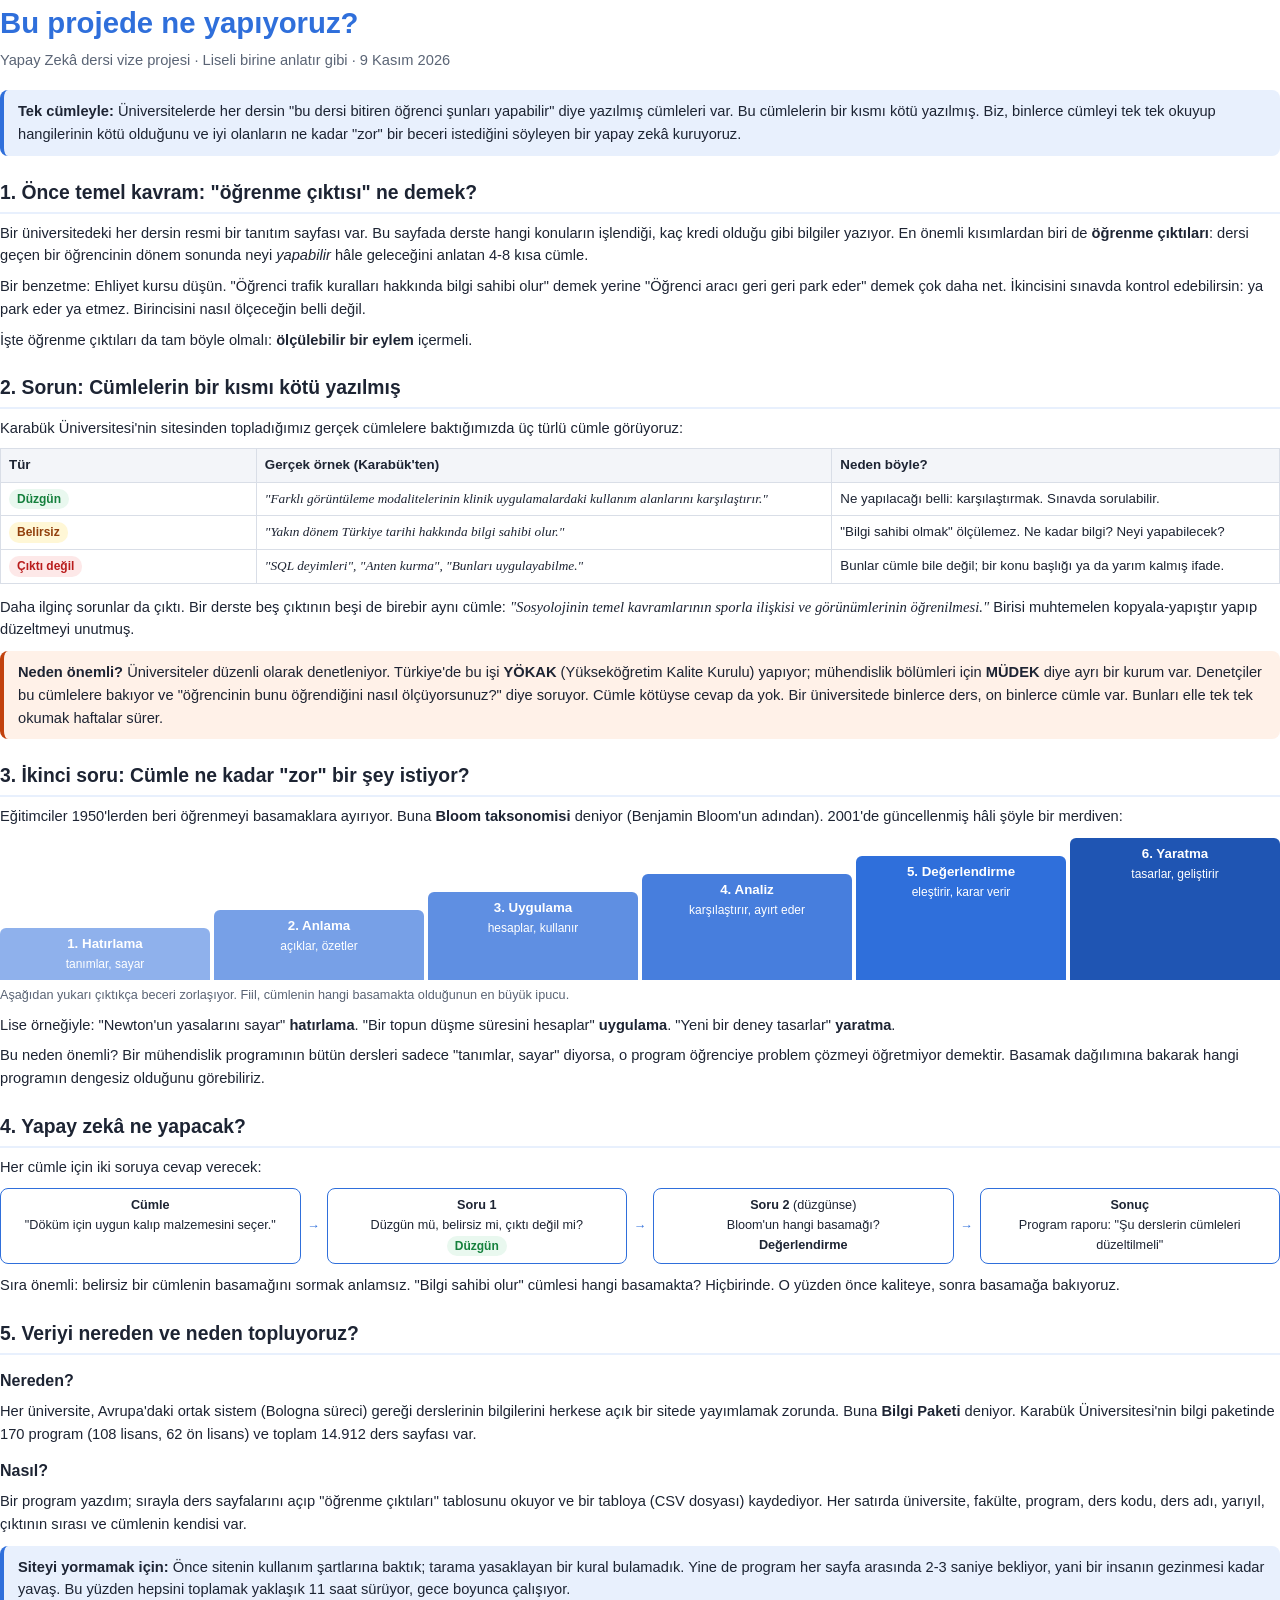
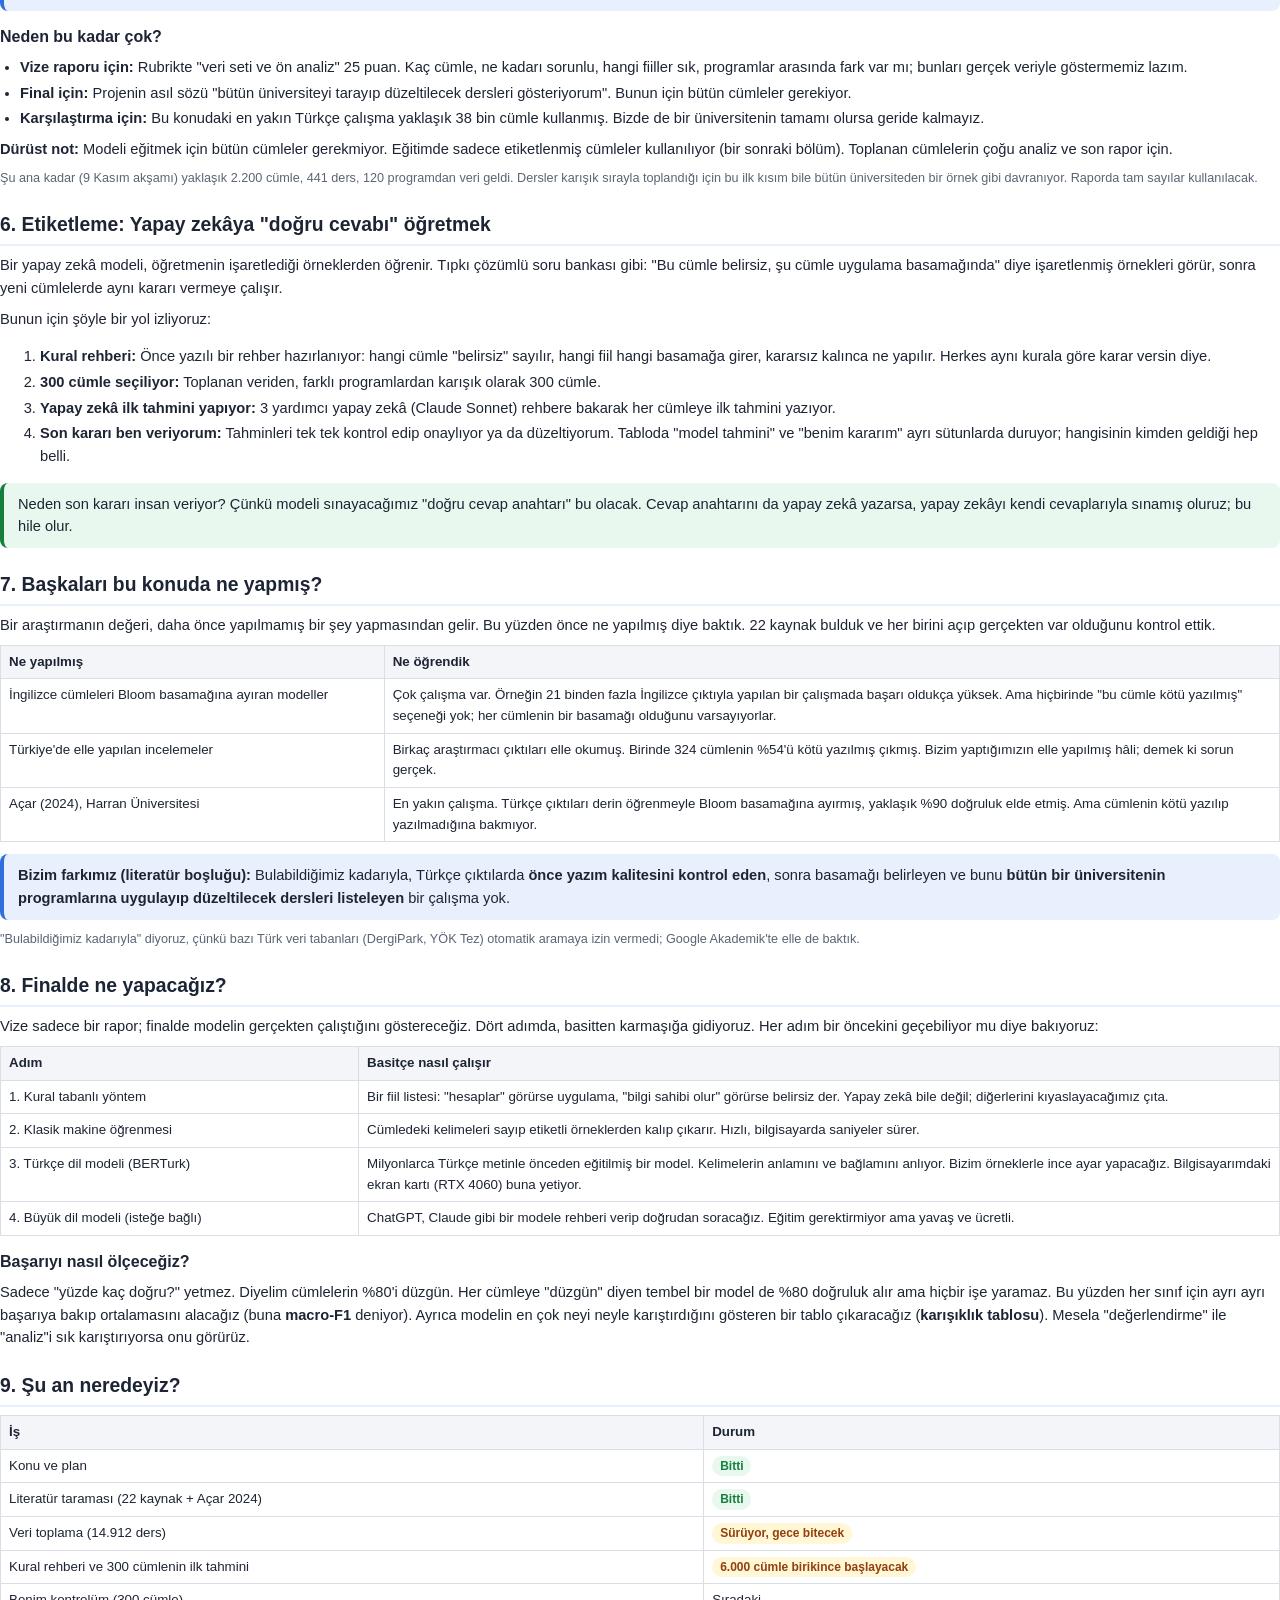
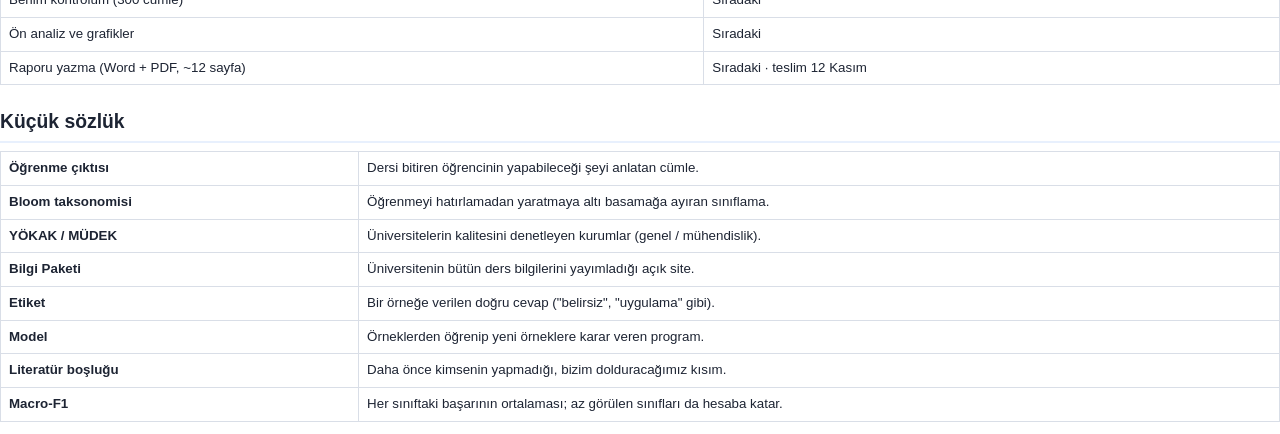
<file: kalite-rapor/Proje-Anlatimi.html>
<!doctype html>
<html lang="tr">
<head>
<meta charset="utf-8">
<title>Proje Anlatımı</title>
<style>
  @page { size: A4; margin: 18mm 17mm 18mm 17mm; }
  :root { --ink:#1d2433; --soft:#5a6475; --accent:#2f6fdb; --accent2:#e8f0fd; --warn:#c2410c; --warnbg:#fff1e8; --ok:#15803d; --okbg:#e9f8ef; --line:#d9dee7; }
  body { font-family: "Segoe UI", Calibri, Arial, sans-serif; color:var(--ink); font-size:11pt; line-height:1.55; background:#fff; margin:0; }
  h1 { font-size:22pt; margin:0 0 4px; color:var(--accent); }
  .sub { color:var(--soft); margin-bottom:18px; }
  h2 { font-size:14.5pt; margin:22px 0 8px; padding-bottom:4px; border-bottom:2px solid var(--accent2); page-break-after:avoid; }
  h3 { font-size:12pt; margin:14px 0 6px; page-break-after:avoid; }
  p { margin:6px 0 8px; }
  .box { border-radius:8px; padding:10px 14px; margin:10px 0; page-break-inside:avoid; }
  .info { background:var(--accent2); border-left:4px solid var(--accent); }
  .warn { background:var(--warnbg); border-left:4px solid var(--warn); }
  .good { background:var(--okbg); border-left:4px solid var(--ok); }
  .ex { font-family: Georgia, serif; font-style:italic; }
  table { width:100%; border-collapse:collapse; margin:8px 0 12px; font-size:10pt; page-break-inside:avoid; }
  th, td { border:1px solid var(--line); padding:6px 8px; text-align:left; vertical-align:top; }
  th { background:#f3f5f9; }
  .tag { display:inline-block; padding:1px 8px; border-radius:10px; font-size:9pt; font-weight:600; }
  .t-ok { background:var(--okbg); color:var(--ok); }
  .t-bel { background:#fff7d6; color:#92400e; }
  .t-no { background:#fde8e8; color:#b91c1c; }
  .stairs { display:flex; align-items:flex-end; gap:4px; margin:10px 0 4px; page-break-inside:avoid; }
  .step { flex:1; background:var(--accent); color:#fff; border-radius:6px 6px 0 0; padding:6px 5px; font-size:9pt; text-align:center; }
  .step b { display:block; font-size:10pt; }
  .flow { display:flex; gap:6px; align-items:stretch; margin:10px 0; page-break-inside:avoid; }
  .flow div { flex:1; border:1.5px solid var(--accent); border-radius:8px; padding:7px; font-size:9.5pt; text-align:center; }
  .flow .arrow { flex:0 0 14px; border:none; padding:0; align-self:center; color:var(--accent); font-weight:700; }
  ul { margin:4px 0 8px 20px; padding:0; }
  li { margin:3px 0; }
  .small { font-size:9.5pt; color:var(--soft); }
  .pb { page-break-before:always; }
</style>
</head>
<body>

<h1>Bu projede ne yapıyoruz?</h1>
<div class="sub">Yapay Zekâ dersi vize projesi · Liseli birine anlatır gibi · 9 Kasım 2026</div>

<div class="box info">
<b>Tek cümleyle:</b> Üniversitelerde her dersin "bu dersi bitiren öğrenci şunları yapabilir" diye yazılmış cümleleri var. Bu cümlelerin bir kısmı kötü yazılmış. Biz, binlerce cümleyi tek tek okuyup hangilerinin kötü olduğunu ve iyi olanların ne kadar "zor" bir beceri istediğini söyleyen bir yapay zekâ kuruyoruz.
</div>

<h2>1. Önce temel kavram: "öğrenme çıktısı" ne demek?</h2>
<p>Bir üniversitedeki her dersin resmi bir tanıtım sayfası var. Bu sayfada derste hangi konuların işlendiği, kaç kredi olduğu gibi bilgiler yazıyor. En önemli kısımlardan biri de <b>öğrenme çıktıları</b>: dersi geçen bir öğrencinin dönem sonunda neyi <i>yapabilir</i> hâle geleceğini anlatan 4-8 kısa cümle.</p>
<p>Bir benzetme: Ehliyet kursu düşün. "Öğrenci trafik kuralları hakkında bilgi sahibi olur" demek yerine "Öğrenci aracı geri geri park eder" demek çok daha net. İkincisini sınavda kontrol edebilirsin: ya park eder ya etmez. Birincisini nasıl ölçeceğin belli değil.</p>
<p>İşte öğrenme çıktıları da tam böyle olmalı: <b>ölçülebilir bir eylem</b> içermeli.</p>

<h2>2. Sorun: Cümlelerin bir kısmı kötü yazılmış</h2>
<p>Karabük Üniversitesi'nin sitesinden topladığımız gerçek cümlelere baktığımızda üç türlü cümle görüyoruz:</p>
<table>
<tr><th style="width:20%">Tür</th><th style="width:45%">Gerçek örnek (Karabük'ten)</th><th>Neden böyle?</th></tr>
<tr><td><span class="tag t-ok">Düzgün</span></td><td class="ex">"Farklı görüntüleme modalitelerinin klinik uygulamalardaki kullanım alanlarını karşılaştırır."</td><td>Ne yapılacağı belli: karşılaştırmak. Sınavda sorulabilir.</td></tr>
<tr><td><span class="tag t-bel">Belirsiz</span></td><td class="ex">"Yakın dönem Türkiye tarihi hakkında bilgi sahibi olur."</td><td>"Bilgi sahibi olmak" ölçülemez. Ne kadar bilgi? Neyi yapabilecek?</td></tr>
<tr><td><span class="tag t-no">Çıktı değil</span></td><td class="ex">"SQL deyimleri", "Anten kurma", "Bunları uygulayabilme."</td><td>Bunlar cümle bile değil; bir konu başlığı ya da yarım kalmış ifade.</td></tr>
</table>
<p>Daha ilginç sorunlar da çıktı. Bir derste beş çıktının beşi de birebir aynı cümle: <span class="ex">"Sosyolojinin temel kavramlarının sporla ilişkisi ve görünümlerinin öğrenilmesi."</span> Birisi muhtemelen kopyala-yapıştır yapıp düzeltmeyi unutmuş.</p>

<div class="box warn">
<b>Neden önemli?</b> Üniversiteler düzenli olarak denetleniyor. Türkiye'de bu işi <b>YÖKAK</b> (Yükseköğretim Kalite Kurulu) yapıyor; mühendislik bölümleri için <b>MÜDEK</b> diye ayrı bir kurum var. Denetçiler bu cümlelere bakıyor ve "öğrencinin bunu öğrendiğini nasıl ölçüyorsunuz?" diye soruyor. Cümle kötüyse cevap da yok. Bir üniversitede binlerce ders, on binlerce cümle var. Bunları elle tek tek okumak haftalar sürer.
</div>

<h2>3. İkinci soru: Cümle ne kadar "zor" bir şey istiyor?</h2>
<p>Eğitimciler 1950'lerden beri öğrenmeyi basamaklara ayırıyor. Buna <b>Bloom taksonomisi</b> deniyor (Benjamin Bloom'un adından). 2001'de güncellenmiş hâli şöyle bir merdiven:</p>
<div class="stairs">
  <div class="step" style="height:40px;background:#8fb1ec"><b>1. Hatırlama</b>tanımlar, sayar</div>
  <div class="step" style="height:58px;background:#77a0e7"><b>2. Anlama</b>açıklar, özetler</div>
  <div class="step" style="height:76px;background:#5f8fe2"><b>3. Uygulama</b>hesaplar, kullanır</div>
  <div class="step" style="height:94px;background:#477edd"><b>4. Analiz</b>karşılaştırır, ayırt eder</div>
  <div class="step" style="height:112px;background:#2f6fdb"><b>5. Değerlendirme</b>eleştirir, karar verir</div>
  <div class="step" style="height:130px;background:#1f55b3"><b>6. Yaratma</b>tasarlar, geliştirir</div>
</div>
<p class="small">Aşağıdan yukarı çıktıkça beceri zorlaşıyor. Fiil, cümlenin hangi basamakta olduğunun en büyük ipucu.</p>
<p>Lise örneğiyle: "Newton'un yasalarını sayar" <b>hatırlama</b>. "Bir topun düşme süresini hesaplar" <b>uygulama</b>. "Yeni bir deney tasarlar" <b>yaratma</b>.</p>
<p>Bu neden önemli? Bir mühendislik programının bütün dersleri sadece "tanımlar, sayar" diyorsa, o program öğrenciye problem çözmeyi öğretmiyor demektir. Basamak dağılımına bakarak hangi programın dengesiz olduğunu görebiliriz.</p>

<h2>4. Yapay zekâ ne yapacak?</h2>
<p>Her cümle için iki soruya cevap verecek:</p>
<div class="flow">
  <div><b>Cümle</b><br>"Döküm için uygun kalıp malzemesini seçer."</div>
  <div class="arrow">→</div>
  <div><b>Soru 1</b><br>Düzgün mü, belirsiz mi, çıktı değil mi?<br><span class="tag t-ok">Düzgün</span></div>
  <div class="arrow">→</div>
  <div><b>Soru 2</b> (düzgünse)<br>Bloom'un hangi basamağı?<br><b>Değerlendirme</b></div>
  <div class="arrow">→</div>
  <div><b>Sonuç</b><br>Program raporu: "Şu derslerin cümleleri düzeltilmeli"</div>
</div>
<p>Sıra önemli: belirsiz bir cümlenin basamağını sormak anlamsız. "Bilgi sahibi olur" cümlesi hangi basamakta? Hiçbirinde. O yüzden önce kaliteye, sonra basamağa bakıyoruz.</p>

<h2>5. Veriyi nereden ve neden topluyoruz?</h2>
<h3>Nereden?</h3>
<p>Her üniversite, Avrupa'daki ortak sistem (Bologna süreci) gereği derslerinin bilgilerini herkese açık bir sitede yayımlamak zorunda. Buna <b>Bilgi Paketi</b> deniyor. Karabük Üniversitesi'nin bilgi paketinde 170 program (108 lisans, 62 ön lisans) ve toplam 14.912 ders sayfası var.</p>
<h3>Nasıl?</h3>
<p>Bir program yazdım; sırayla ders sayfalarını açıp "öğrenme çıktıları" tablosunu okuyor ve bir tabloya (CSV dosyası) kaydediyor. Her satırda üniversite, fakülte, program, ders kodu, ders adı, yarıyıl, çıktının sırası ve cümlenin kendisi var.</p>
<div class="box info">
<b>Siteyi yormamak için:</b> Önce sitenin kullanım şartlarına baktık; tarama yasaklayan bir kural bulamadık. Yine de program her sayfa arasında 2-3 saniye bekliyor, yani bir insanın gezinmesi kadar yavaş. Bu yüzden hepsini toplamak yaklaşık 11 saat sürüyor, gece boyunca çalışıyor.
</div>
<h3>Neden bu kadar çok?</h3>
<ul>
<li><b>Vize raporu için:</b> Rubrikte "veri seti ve ön analiz" 25 puan. Kaç cümle, ne kadarı sorunlu, hangi fiiller sık, programlar arasında fark var mı; bunları gerçek veriyle göstermemiz lazım.</li>
<li><b>Final için:</b> Projenin asıl sözü "bütün üniversiteyi tarayıp düzeltilecek dersleri gösteriyorum". Bunun için bütün cümleler gerekiyor.</li>
<li><b>Karşılaştırma için:</b> Bu konudaki en yakın Türkçe çalışma yaklaşık 38 bin cümle kullanmış. Bizde de bir üniversitenin tamamı olursa geride kalmayız.</li>
</ul>
<p><b>Dürüst not:</b> Modeli eğitmek için bütün cümleler gerekmiyor. Eğitimde sadece etiketlenmiş cümleler kullanılıyor (bir sonraki bölüm). Toplanan cümlelerin çoğu analiz ve son rapor için.</p>
<p class="small">Şu ana kadar (9 Kasım akşamı) yaklaşık 2.200 cümle, 441 ders, 120 programdan veri geldi. Dersler karışık sırayla toplandığı için bu ilk kısım bile bütün üniversiteden bir örnek gibi davranıyor. Raporda tam sayılar kullanılacak.</p>

<h2>6. Etiketleme: Yapay zekâya "doğru cevabı" öğretmek</h2>
<p>Bir yapay zekâ modeli, öğretmenin işaretlediği örneklerden öğrenir. Tıpkı çözümlü soru bankası gibi: "Bu cümle belirsiz, şu cümle uygulama basamağında" diye işaretlenmiş örnekleri görür, sonra yeni cümlelerde aynı kararı vermeye çalışır.</p>
<p>Bunun için şöyle bir yol izliyoruz:</p>
<ol>
<li><b>Kural rehberi:</b> Önce yazılı bir rehber hazırlanıyor: hangi cümle "belirsiz" sayılır, hangi fiil hangi basamağa girer, kararsız kalınca ne yapılır. Herkes aynı kurala göre karar versin diye.</li>
<li><b>300 cümle seçiliyor:</b> Toplanan veriden, farklı programlardan karışık olarak 300 cümle.</li>
<li><b>Yapay zekâ ilk tahmini yapıyor:</b> 3 yardımcı yapay zekâ (Claude Sonnet) rehbere bakarak her cümleye ilk tahmini yazıyor.</li>
<li><b>Son kararı ben veriyorum:</b> Tahminleri tek tek kontrol edip onaylıyor ya da düzeltiyorum. Tabloda "model tahmini" ve "benim kararım" ayrı sütunlarda duruyor; hangisinin kimden geldiği hep belli.</li>
</ol>
<div class="box good">Neden son kararı insan veriyor? Çünkü modeli sınayacağımız "doğru cevap anahtarı" bu olacak. Cevap anahtarını da yapay zekâ yazarsa, yapay zekâyı kendi cevaplarıyla sınamış oluruz; bu hile olur.</div>

<h2>7. Başkaları bu konuda ne yapmış?</h2>
<p>Bir araştırmanın değeri, daha önce yapılmamış bir şey yapmasından gelir. Bu yüzden önce ne yapılmış diye baktık. 22 kaynak bulduk ve her birini açıp gerçekten var olduğunu kontrol ettik.</p>
<table>
<tr><th style="width:30%">Ne yapılmış</th><th>Ne öğrendik</th></tr>
<tr><td>İngilizce cümleleri Bloom basamağına ayıran modeller</td><td>Çok çalışma var. Örneğin 21 binden fazla İngilizce çıktıyla yapılan bir çalışmada başarı oldukça yüksek. Ama hiçbirinde "bu cümle kötü yazılmış" seçeneği yok; her cümlenin bir basamağı olduğunu varsayıyorlar.</td></tr>
<tr><td>Türkiye'de elle yapılan incelemeler</td><td>Birkaç araştırmacı çıktıları elle okumuş. Birinde 324 cümlenin %54'ü kötü yazılmış çıkmış. Bizim yaptığımızın elle yapılmış hâli; demek ki sorun gerçek.</td></tr>
<tr><td>Açar (2024), Harran Üniversitesi</td><td>En yakın çalışma. Türkçe çıktıları derin öğrenmeyle Bloom basamağına ayırmış, yaklaşık %90 doğruluk elde etmiş. Ama cümlenin kötü yazılıp yazılmadığına bakmıyor.</td></tr>
</table>
<div class="box info"><b>Bizim farkımız (literatür boşluğu):</b> Bulabildiğimiz kadarıyla, Türkçe çıktılarda <b>önce yazım kalitesini kontrol eden</b>, sonra basamağı belirleyen ve bunu <b>bütün bir üniversitenin programlarına uygulayıp düzeltilecek dersleri listeleyen</b> bir çalışma yok.</div>
<p class="small">"Bulabildiğimiz kadarıyla" diyoruz, çünkü bazı Türk veri tabanları (DergiPark, YÖK Tez) otomatik aramaya izin vermedi; Google Akademik'te elle de baktık.</p>

<h2>8. Finalde ne yapacağız?</h2>
<p>Vize sadece bir rapor; finalde modelin gerçekten çalıştığını göstereceğiz. Dört adımda, basitten karmaşığa gidiyoruz. Her adım bir öncekini geçebiliyor mu diye bakıyoruz:</p>
<table>
<tr><th style="width:28%">Adım</th><th>Basitçe nasıl çalışır</th></tr>
<tr><td>1. Kural tabanlı yöntem</td><td>Bir fiil listesi: "hesaplar" görürse uygulama, "bilgi sahibi olur" görürse belirsiz der. Yapay zekâ bile değil; diğerlerini kıyaslayacağımız çıta.</td></tr>
<tr><td>2. Klasik makine öğrenmesi</td><td>Cümledeki kelimeleri sayıp etiketli örneklerden kalıp çıkarır. Hızlı, bilgisayarda saniyeler sürer.</td></tr>
<tr><td>3. Türkçe dil modeli (BERTurk)</td><td>Milyonlarca Türkçe metinle önceden eğitilmiş bir model. Kelimelerin anlamını ve bağlamını anlıyor. Bizim örneklerle ince ayar yapacağız. Bilgisayarımdaki ekran kartı (RTX 4060) buna yetiyor.</td></tr>
<tr><td>4. Büyük dil modeli (isteğe bağlı)</td><td>ChatGPT, Claude gibi bir modele rehberi verip doğrudan soracağız. Eğitim gerektirmiyor ama yavaş ve ücretli.</td></tr>
</table>
<h3>Başarıyı nasıl ölçeceğiz?</h3>
<p>Sadece "yüzde kaç doğru?" yetmez. Diyelim cümlelerin %80'i düzgün. Her cümleye "düzgün" diyen tembel bir model de %80 doğruluk alır ama hiçbir işe yaramaz. Bu yüzden her sınıf için ayrı ayrı başarıya bakıp ortalamasını alacağız (buna <b>macro-F1</b> deniyor). Ayrıca modelin en çok neyi neyle karıştırdığını gösteren bir tablo çıkaracağız (<b>karışıklık tablosu</b>). Mesela "değerlendirme" ile "analiz"i sık karıştırıyorsa onu görürüz.</p>

<h2>9. Şu an neredeyiz?</h2>
<table>
<tr><th>İş</th><th>Durum</th></tr>
<tr><td>Konu ve plan</td><td><span class="tag t-ok">Bitti</span></td></tr>
<tr><td>Literatür taraması (22 kaynak + Açar 2024)</td><td><span class="tag t-ok">Bitti</span></td></tr>
<tr><td>Veri toplama (14.912 ders)</td><td><span class="tag t-bel">Sürüyor, gece bitecek</span></td></tr>
<tr><td>Kural rehberi ve 300 cümlenin ilk tahmini</td><td><span class="tag t-bel">6.000 cümle birikince başlayacak</span></td></tr>
<tr><td>Benim kontrolüm (300 cümle)</td><td>Sıradaki</td></tr>
<tr><td>Ön analiz ve grafikler</td><td>Sıradaki</td></tr>
<tr><td>Raporu yazma (Word + PDF, ~12 sayfa)</td><td>Sıradaki · teslim 12 Kasım</td></tr>
</table>

<h2>Küçük sözlük</h2>
<table>
<tr><td style="width:28%"><b>Öğrenme çıktısı</b></td><td>Dersi bitiren öğrencinin yapabileceği şeyi anlatan cümle.</td></tr>
<tr><td><b>Bloom taksonomisi</b></td><td>Öğrenmeyi hatırlamadan yaratmaya altı basamağa ayıran sınıflama.</td></tr>
<tr><td><b>YÖKAK / MÜDEK</b></td><td>Üniversitelerin kalitesini denetleyen kurumlar (genel / mühendislik).</td></tr>
<tr><td><b>Bilgi Paketi</b></td><td>Üniversitenin bütün ders bilgilerini yayımladığı açık site.</td></tr>
<tr><td><b>Etiket</b></td><td>Bir örneğe verilen doğru cevap ("belirsiz", "uygulama" gibi).</td></tr>
<tr><td><b>Model</b></td><td>Örneklerden öğrenip yeni örneklere karar veren program.</td></tr>
<tr><td><b>Literatür boşluğu</b></td><td>Daha önce kimsenin yapmadığı, bizim dolduracağımız kısım.</td></tr>
<tr><td><b>Macro-F1</b></td><td>Her sınıftaki başarının ortalaması; az görülen sınıfları da hesaba katar.</td></tr>
</table>

</body>
</html>
</file>
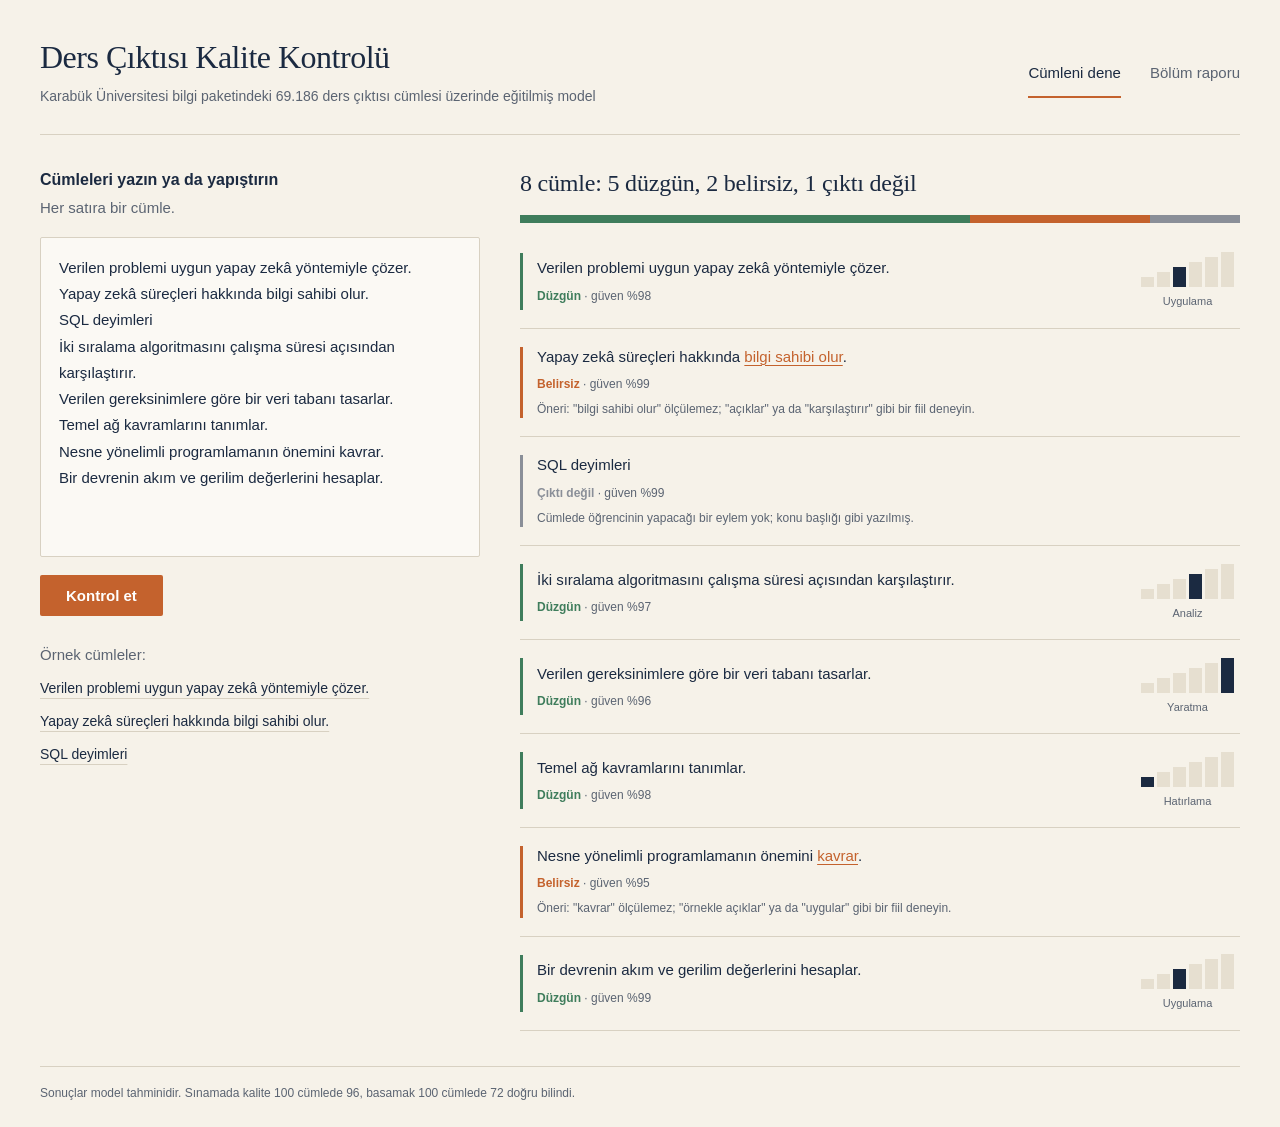
<file: final/tasarim/tasarim.html>
<!doctype html>
<html lang="tr">
<head>
<meta charset="utf-8">
<meta name="viewport" content="width=device-width, initial-scale=1">
<title>Ders Çıktısı Kalite Kontrolü</title>
<style>
:root{--paper:#F6F2E9;--ink:#1B2A41;--muted:#5B6472;--line:#D8D1C2;--accent:#C4622D;--good:#3F7D5C;--gray:#8A8F98;--box:#FBF9F4;--beige:#E6DFD0}
*{box-sizing:border-box}body{margin:0;background:var(--paper);color:var(--ink);font:15px/1.5 "Segoe UI",Arial,sans-serif}.page{max-width:1200px;margin:0 auto}header{display:flex;align-items:center;justify-content:space-between;gap:30px;padding:38px 0 27px;border-bottom:1px solid var(--line)}h1,h2,h3,p{margin:0}h1{font:32px/1.2 Georgia,"Times New Roman",serif;letter-spacing:-.5px}.subtitle{color:var(--muted);margin-top:10px;font-size:14px;white-space:nowrap}nav{display:flex;gap:29px;align-self:stretch;align-items:center;white-space:nowrap}nav a{color:var(--muted);text-decoration:none;padding:15px 0 12px;border-bottom:2px solid transparent}nav a.active{color:var(--ink);border-color:var(--accent)}main{padding-top:33px}h3{font-size:16px;font-weight:600}.muted{color:var(--muted)}.try-grid{display:grid;grid-template-columns:440px minmax(0,1fr);gap:40px}.input-help{margin:5px 0 17px}.sentences{display:block;width:100%;height:320px;resize:none;border:1px solid var(--line);border-radius:2px;background:var(--box);padding:17px 18px;color:var(--ink);font:15px/1.75 "Segoe UI",Arial,sans-serif;overflow:hidden}button{border:0;border-radius:2px;background:var(--accent);color:#FFFFFF;font:600 15px "Segoe UI",Arial,sans-serif;padding:12px 26px;margin-top:18px}.examples{margin-top:28px}.examples p{margin-bottom:10px}.example{display:table;color:var(--ink);text-decoration:underline;text-decoration-color:var(--line);text-underline-offset:5px;margin-top:12px;font-size:14px}.summary{font:24px/1.3 Georgia,"Times New Roman",serif;letter-spacing:-.2px;margin:0 0 15px}.bar{display:flex;width:100%;overflow:hidden;border-radius:0}.bar span{display:block;height:100%}.summary-bar{height:8px;margin-bottom:12px}.good-bg{background:var(--good)}.unclear-bg{background:var(--accent)}.not-bg{background:var(--gray)}.result{position:relative;border-bottom:1px solid var(--line);padding:17px 0 17px 17px;min-height:94px}.result:before{position:absolute;content:"";width:3px;left:0;top:18px;bottom:18px;background:var(--good)}.result.unclear:before{background:var(--accent)}.result.not:before{background:var(--gray)}.result.good{display:grid;grid-template-columns:minmax(0,1fr) 105px;column-gap:17px;align-items:center}.sentence{font-size:15px;line-height:1.5}.meta{font-size:12px;color:var(--muted);margin-top:7px}.status{font-weight:600}.good .status{color:var(--good)}.unclear .status{color:var(--accent)}.not .status{color:var(--gray)}.suggestion{font-size:12px;line-height:1.6;color:var(--muted);margin-top:7px}.problem{color:var(--accent);text-decoration:underline;text-underline-offset:3px;text-decoration-thickness:1px}.ladder{text-align:center;align-self:center}.steps{height:35px;display:flex;gap:3px;align-items:flex-end;justify-content:center}.steps i{display:block;width:13px;background:var(--beige)}.steps i:nth-child(1){height:10px}.steps i:nth-child(2){height:15px}.steps i:nth-child(3){height:20px}.steps i:nth-child(4){height:25px}.steps i:nth-child(5){height:30px}.steps i:nth-child(6){height:35px}.steps i.chosen{background:var(--ink)}.ladder-label{font-size:11px;color:var(--muted);margin-top:6px}.filters{display:flex;gap:25px;margin-bottom:27px}.filter label{display:block;font-size:13px;color:var(--muted);margin-bottom:7px}select{height:43px;width:280px;border:1px solid var(--line);border-radius:2px;background:var(--box);color:var(--ink);font:15px "Segoe UI",Arial,sans-serif;padding:0 12px}.filter:last-child select{width:365px}.department h2{font:32px/1.2 Georgia,"Times New Roman",serif}.department p{margin-top:7px;color:var(--muted)}.stats{display:grid;grid-template-columns:repeat(3,1fr);margin:28px 0 29px}.stat{padding:0 31px;border-left:1px solid var(--line)}.stat:first-child{padding-left:0;border:0}.number{font:46px/1.15 Georgia,"Times New Roman",serif}.number.warn{color:var(--accent)}.stat-label{margin-top:7px;font-size:16px}.benchmark{font-size:13px;color:var(--muted);margin-top:5px}.distribution{margin-top:25px}.distribution h3{margin-bottom:12px}.distribution .bar{height:22px}.legend{display:flex;gap:25px;align-items:center;margin-top:10px;font-size:13px;color:var(--muted)}.legend span{white-space:nowrap}.legend i{display:inline-block;width:10px;height:10px;margin-right:7px}.bloom-legend{gap:24px;font-size:12px}.repair{margin-top:31px}.table-heading{display:flex;align-items:baseline;gap:20px;margin-bottom:13px}.table-heading h2{font:25px/1.2 Georgia,"Times New Roman",serif}.table-heading p{font-size:13px;color:var(--muted)}table{width:100%;border-collapse:collapse;text-align:left}th{font-size:12px;color:var(--muted);font-weight:600;padding:10px 12px;border-top:1px solid var(--line);border-bottom:1px solid var(--line)}td{padding:11px 12px;border-bottom:1px solid var(--line);font-size:14px}th:first-child,td:first-child{padding-left:0;width:155px}th:nth-child(3),th:nth-child(4),td:nth-child(3),td:nth-child(4){text-align:right;width:110px}th:last-child,td:last-child{padding-right:0}.toggle{display:inline-block;width:26px;color:var(--muted);font-size:16px}.expanded td{padding:6px 0 15px 26px}.expanded p{border-left:3px solid var(--accent);padding-left:12px;margin-top:9px;font-size:13px}.expanded p:last-child{border-color:var(--gray)}footer{border-top:1px solid var(--line);margin-top:35px;padding:17px 0 25px;font-size:12px;color:var(--muted)}[hidden]{display:none!important}
</style>
</head>
<body>
<div class="page">
<header>
<div><h1>Ders Çıktısı Kalite Kontrolü</h1><p class="subtitle">Karabük Üniversitesi bilgi paketindeki 69.186 ders çıktısı cümlesi üzerinde eğitilmiş model</p></div>
<nav aria-label="Ekranlar"><a href="#dene" id="dene-tab">Cümleni dene</a><a href="#rapor" id="rapor-tab">Bölüm raporu</a></nav>
</header>
<main id="dene">
<div class="try-grid">
<section><h3>Cümleleri yazın ya da yapıştırın</h3><p class="muted input-help">Her satıra bir cümle.</p>
<textarea class="sentences" aria-label="Cümleler" readonly>Verilen problemi uygun yapay zekâ yöntemiyle çözer.
Yapay zekâ süreçleri hakkında bilgi sahibi olur.
SQL deyimleri
İki sıralama algoritmasını çalışma süresi açısından karşılaştırır.
Verilen gereksinimlere göre bir veri tabanı tasarlar.
Temel ağ kavramlarını tanımlar.
Nesne yönelimli programlamanın önemini kavrar.
Bir devrenin akım ve gerilim değerlerini hesaplar.</textarea>
<button type="button">Kontrol et</button>
<div class="examples"><p class="muted">Örnek cümleler:</p><span class="example">Verilen problemi uygun yapay zekâ yöntemiyle çözer.</span><span class="example">Yapay zekâ süreçleri hakkında bilgi sahibi olur.</span><span class="example">SQL deyimleri</span></div>
</section>
<section aria-label="Sonuçlar"><h2 class="summary">8 cümle: 5 düzgün, 2 belirsiz, 1 çıktı değil</h2>
<div class="bar summary-bar"><span class="good-bg" style="width:62.5%"></span><span class="unclear-bg" style="width:25%"></span><span class="not-bg" style="width:12.5%"></span></div>
<div class="result good"><div><p class="sentence">Verilen problemi uygun yapay zekâ yöntemiyle çözer.</p><p class="meta"><span class="status">Düzgün</span> · güven %98</p></div><div class="ladder" data-level="3" data-name="Uygulama"></div></div>
<div class="result unclear"><p class="sentence">Yapay zekâ süreçleri hakkında <span class="problem">bilgi sahibi olur</span>.</p><p class="meta"><span class="status">Belirsiz</span> · güven %99</p><p class="suggestion">Öneri: "bilgi sahibi olur" ölçülemez; "açıklar" ya da "karşılaştırır" gibi bir fiil deneyin.</p></div>
<div class="result not"><p class="sentence">SQL deyimleri</p><p class="meta"><span class="status">Çıktı değil</span> · güven %99</p><p class="suggestion">Cümlede öğrencinin yapacağı bir eylem yok; konu başlığı gibi yazılmış.</p></div>
<div class="result good"><div><p class="sentence">İki sıralama algoritmasını çalışma süresi açısından karşılaştırır.</p><p class="meta"><span class="status">Düzgün</span> · güven %97</p></div><div class="ladder" data-level="4" data-name="Analiz"></div></div>
<div class="result good"><div><p class="sentence">Verilen gereksinimlere göre bir veri tabanı tasarlar.</p><p class="meta"><span class="status">Düzgün</span> · güven %96</p></div><div class="ladder" data-level="6" data-name="Yaratma"></div></div>
<div class="result good"><div><p class="sentence">Temel ağ kavramlarını tanımlar.</p><p class="meta"><span class="status">Düzgün</span> · güven %98</p></div><div class="ladder" data-level="1" data-name="Hatırlama"></div></div>
<div class="result unclear"><p class="sentence">Nesne yönelimli programlamanın önemini <span class="problem">kavrar</span>.</p><p class="meta"><span class="status">Belirsiz</span> · güven %95</p><p class="suggestion">Öneri: "kavrar" ölçülemez; "örnekle açıklar" ya da "uygular" gibi bir fiil deneyin.</p></div>
<div class="result good"><div><p class="sentence">Bir devrenin akım ve gerilim değerlerini hesaplar.</p><p class="meta"><span class="status">Düzgün</span> · güven %99</p></div><div class="ladder" data-level="3" data-name="Uygulama"></div></div>
</section>
</div>
</main>
<main id="rapor" hidden>
<div class="filters"><div class="filter"><label for="faculty">Fakülte</label><select id="faculty"><option>Teknoloji Fakültesi</option></select></div><div class="filter"><label for="department">Bölüm</label><select id="department"><option>Mekatronik Mühendisliği (Lisans)</option></select></div></div>
<section class="department"><h2>Mekatronik Mühendisliği</h2><p>Teknoloji Fakültesi · Lisans · 62 ders · 312 cümle</p></section>
<div class="stats"><div class="stat"><p class="number warn">%51,9</p><p class="stat-label">Sorunlu cümle</p><p class="benchmark">Üniversite ortalaması %33,2</p></div><div class="stat"><p class="number">%24,0</p><p class="stat-label">Üst basamaklardaki cümle</p><p class="benchmark">Üniversite ortalaması %25,1</p></div><div class="stat"><p class="number">3</p><p class="stat-label">Çıktısı boş ders</p></div></div>
<section class="distribution"><h3>Kalite dağılımı</h3><div class="bar"><span class="good-bg" style="width:48.1%"></span><span class="unclear-bg" style="width:46.5%"></span><span class="not-bg" style="width:5.4%"></span></div><div class="legend"><span><i class="good-bg"></i>Düzgün %48,1</span><span><i class="unclear-bg"></i>Belirsiz %46,5</span><span><i class="not-bg"></i>Çıktı değil %5,4</span></div></section>
<section class="distribution"><h3>Basamak dağılımı (düzgün cümleler)</h3><div class="bar"><span style="width:14%;background:#B9BEC6"></span><span style="width:27%;background:#929BA8"></span><span style="width:33%;background:#6B788B"></span><span style="width:12%;background:#48596F"></span><span style="width:5%;background:#304159"></span><span style="width:7%;background:#1B2A41"></span><span class="not-bg" style="width:2%"></span></div><div class="legend bloom-legend"><span><i style="background:#B9BEC6"></i>Hatırlama %14</span><span><i style="background:#929BA8"></i>Anlama %27</span><span><i style="background:#6B788B"></i>Uygulama %33</span><span><i style="background:#48596F"></i>Analiz %12</span><span><i style="background:#304159"></i>Değerlendirme %5</span><span><i style="background:#1B2A41"></i>Yaratma %7</span><span><i class="not-bg"></i>Bilişsel değil %2</span></div></section>
<section class="repair"><div class="table-heading"><h2>Düzeltilecek dersler</h2><p>Cümlelerinin en az yarısı sorunlu olan dersler</p></div>
<table><thead><tr><th>Kod</th><th>Ders</th><th>Cümle</th><th>Sorunlu</th></tr></thead><tbody>
<tr><td><span class="toggle">−</span>MEK204</td><td>Mekanizma Tekniği</td><td>6</td><td>6</td></tr>
<tr class="expanded"><td colspan="4"><p>Mekanizmalar hakkında bilgi sahibi olur.</p><p>Mekanizma çeşitlerini öğrenir.</p><p>Dört çubuk mekanizması</p></td></tr>
<tr><td><span class="toggle">+</span>MEK311</td><td>Sensörler ve Dönüştürücüler</td><td>7</td><td>6</td></tr>
<tr><td><span class="toggle">+</span>MEK108</td><td>Teknik Resim</td><td>5</td><td>5</td></tr>
<tr><td><span class="toggle">+</span>MEK402</td><td>Robotik</td><td>8</td><td>5</td></tr>
<tr><td><span class="toggle">+</span>MEK215</td><td>Elektrik Devreleri</td><td>6</td><td>4</td></tr>
</tbody></table></section>
</main>
<footer>Sonuçlar model tahminidir. Sınamada kalite 100 cümlede 96, basamak 100 cümlede 72 doğru bilindi.</footer>
</div>
<script>
document.querySelectorAll('.ladder').forEach(el=>{const steps=document.createElement('div');steps.className='steps';for(let i=1;i<=6;i++){const step=document.createElement('i');if(i===Number(el.dataset.level))step.className='chosen';steps.appendChild(step)}el.appendChild(steps);const label=document.createElement('p');label.className='ladder-label';label.textContent=el.dataset.name;el.appendChild(label)});
function showScreen(){const report=location.hash==='#rapor';document.getElementById('dene').hidden=report;document.getElementById('rapor').hidden=!report;document.getElementById('dene-tab').classList.toggle('active',!report);document.getElementById('rapor-tab').classList.toggle('active',report)}
addEventListener('hashchange',showScreen);showScreen();
</script>
</body>
</html>
</file>
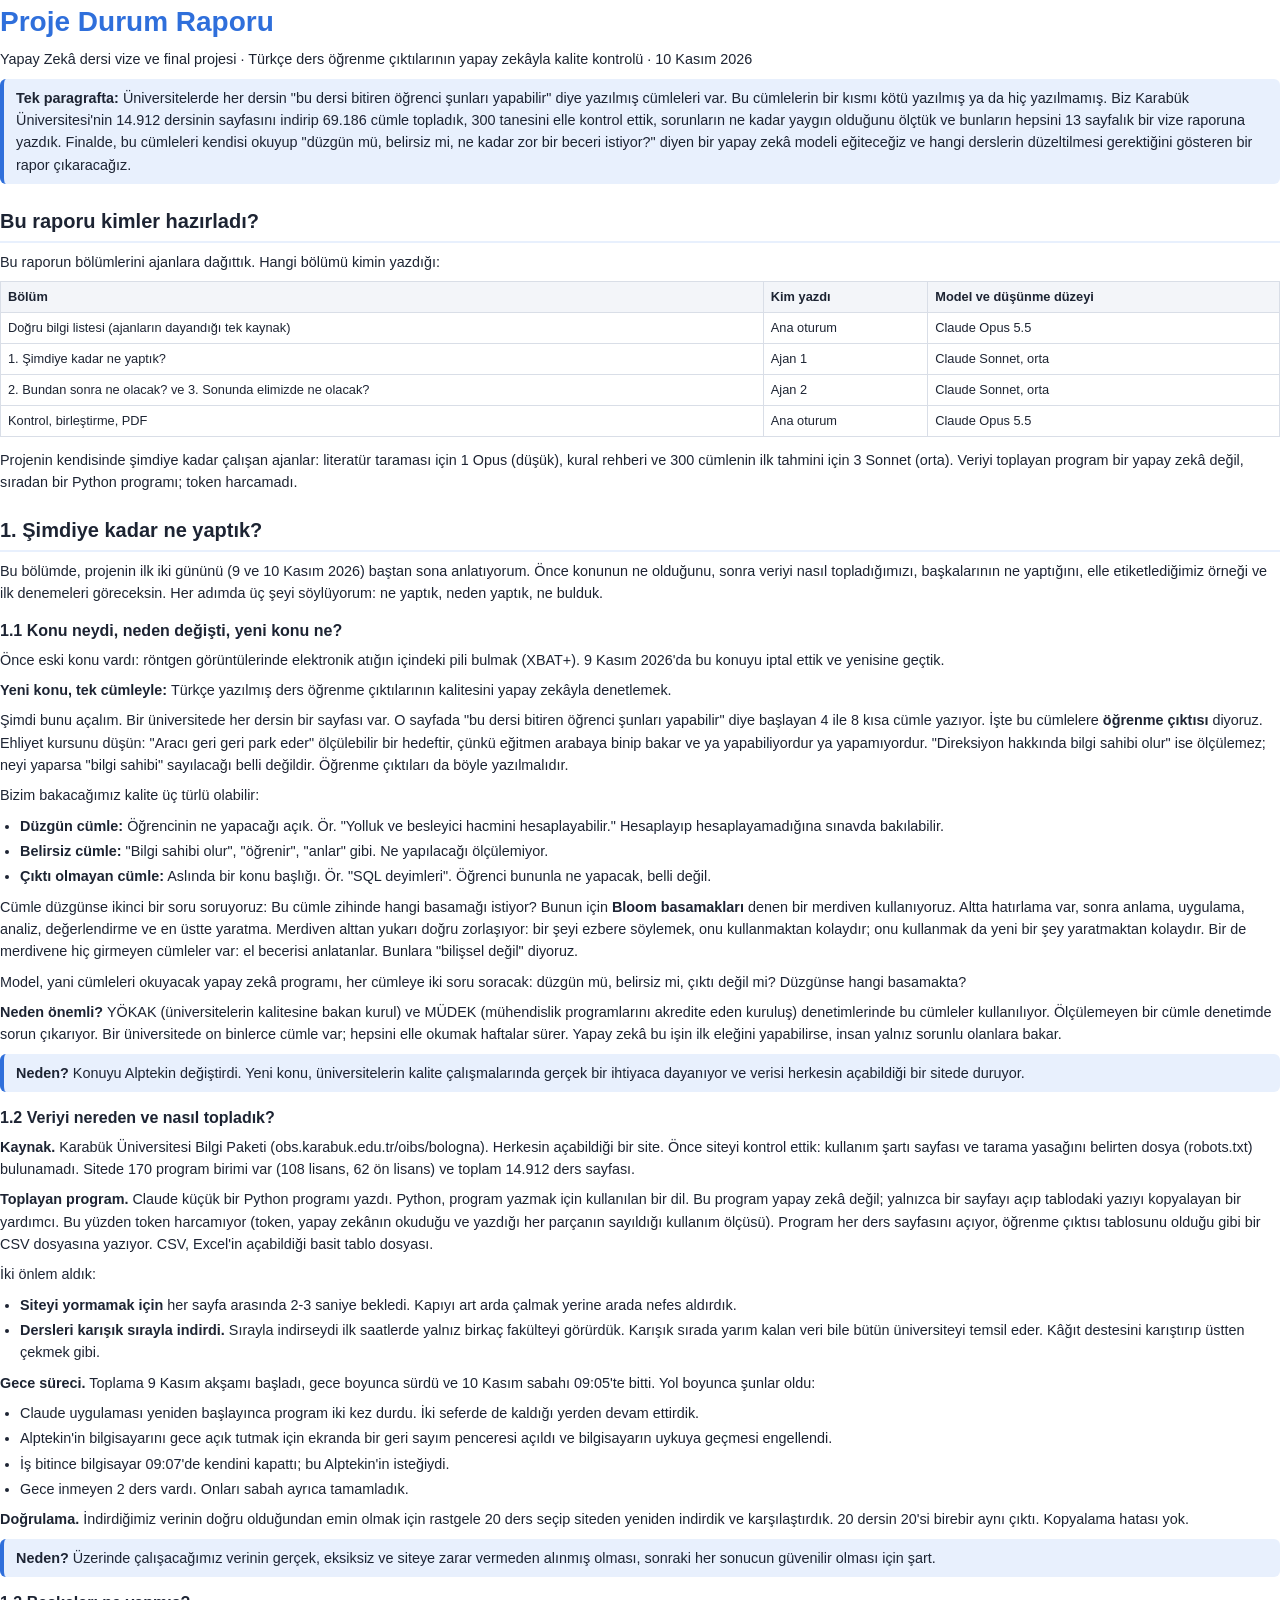
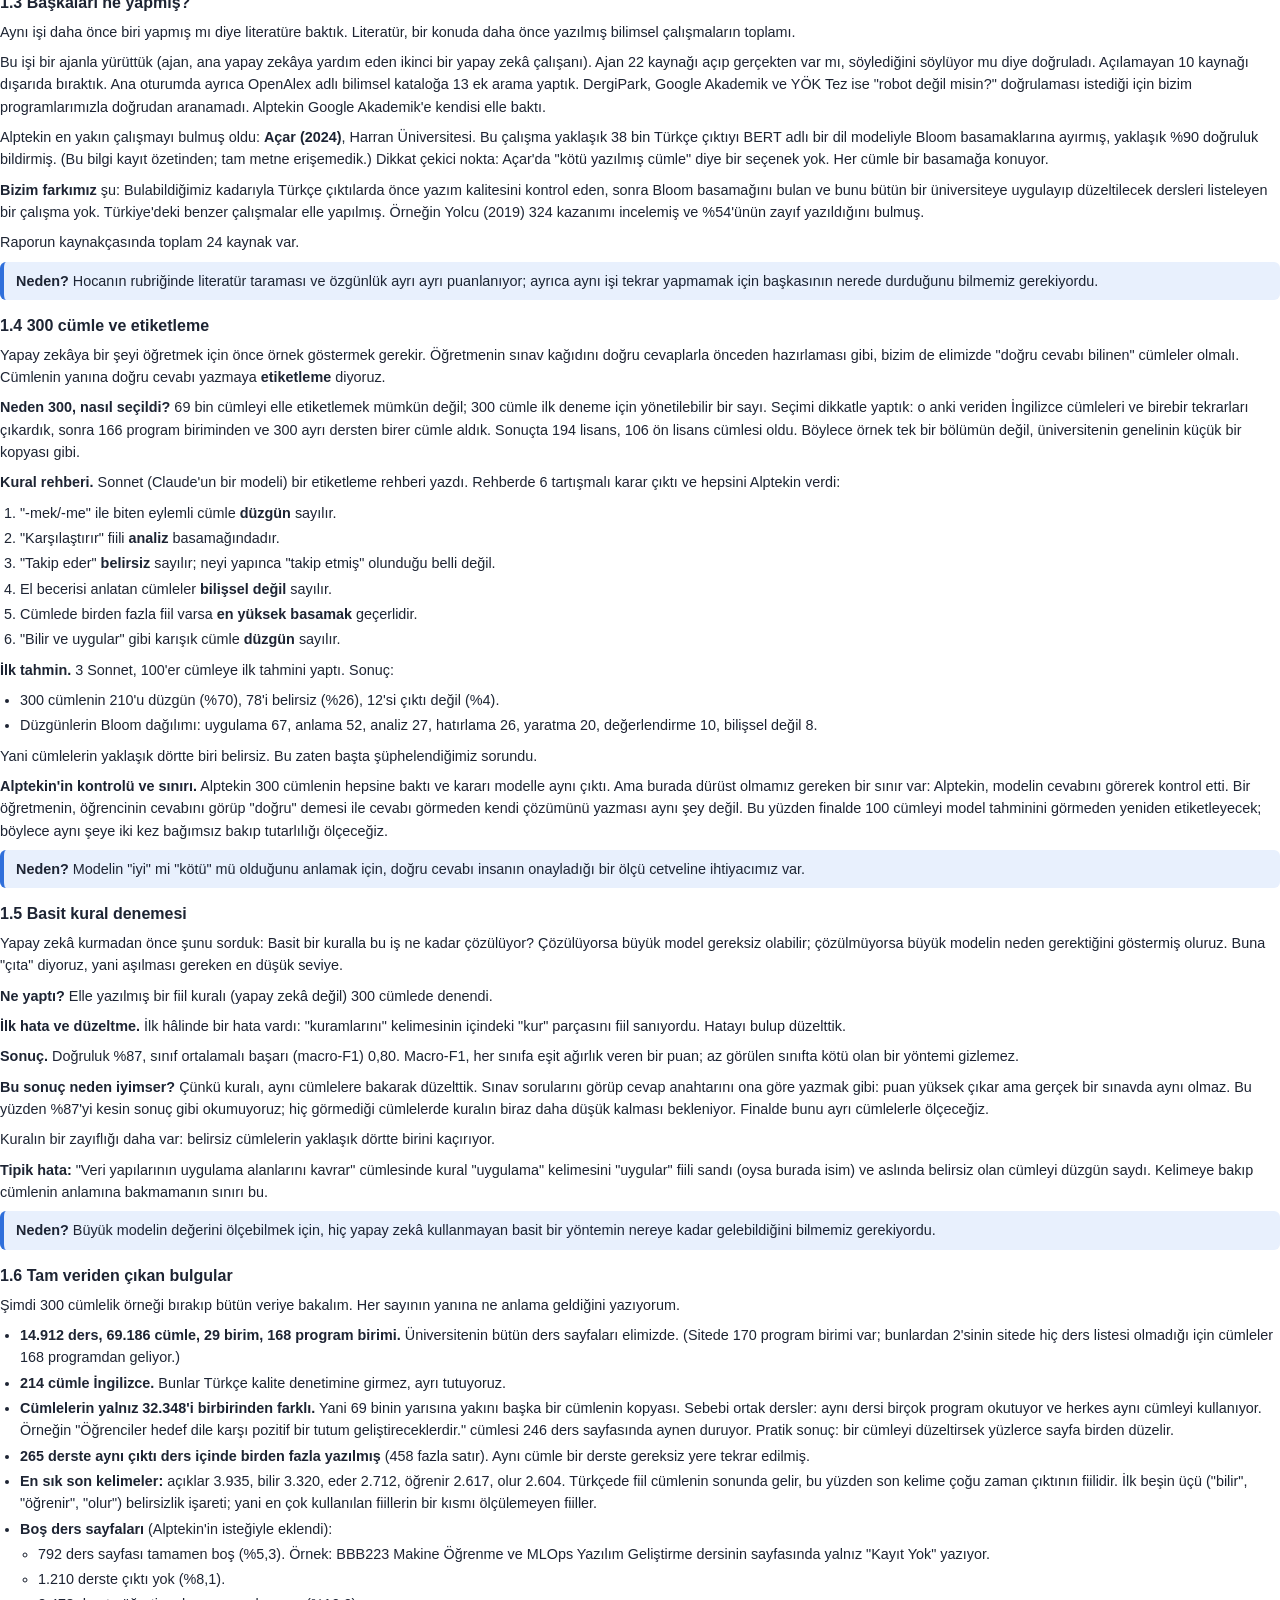
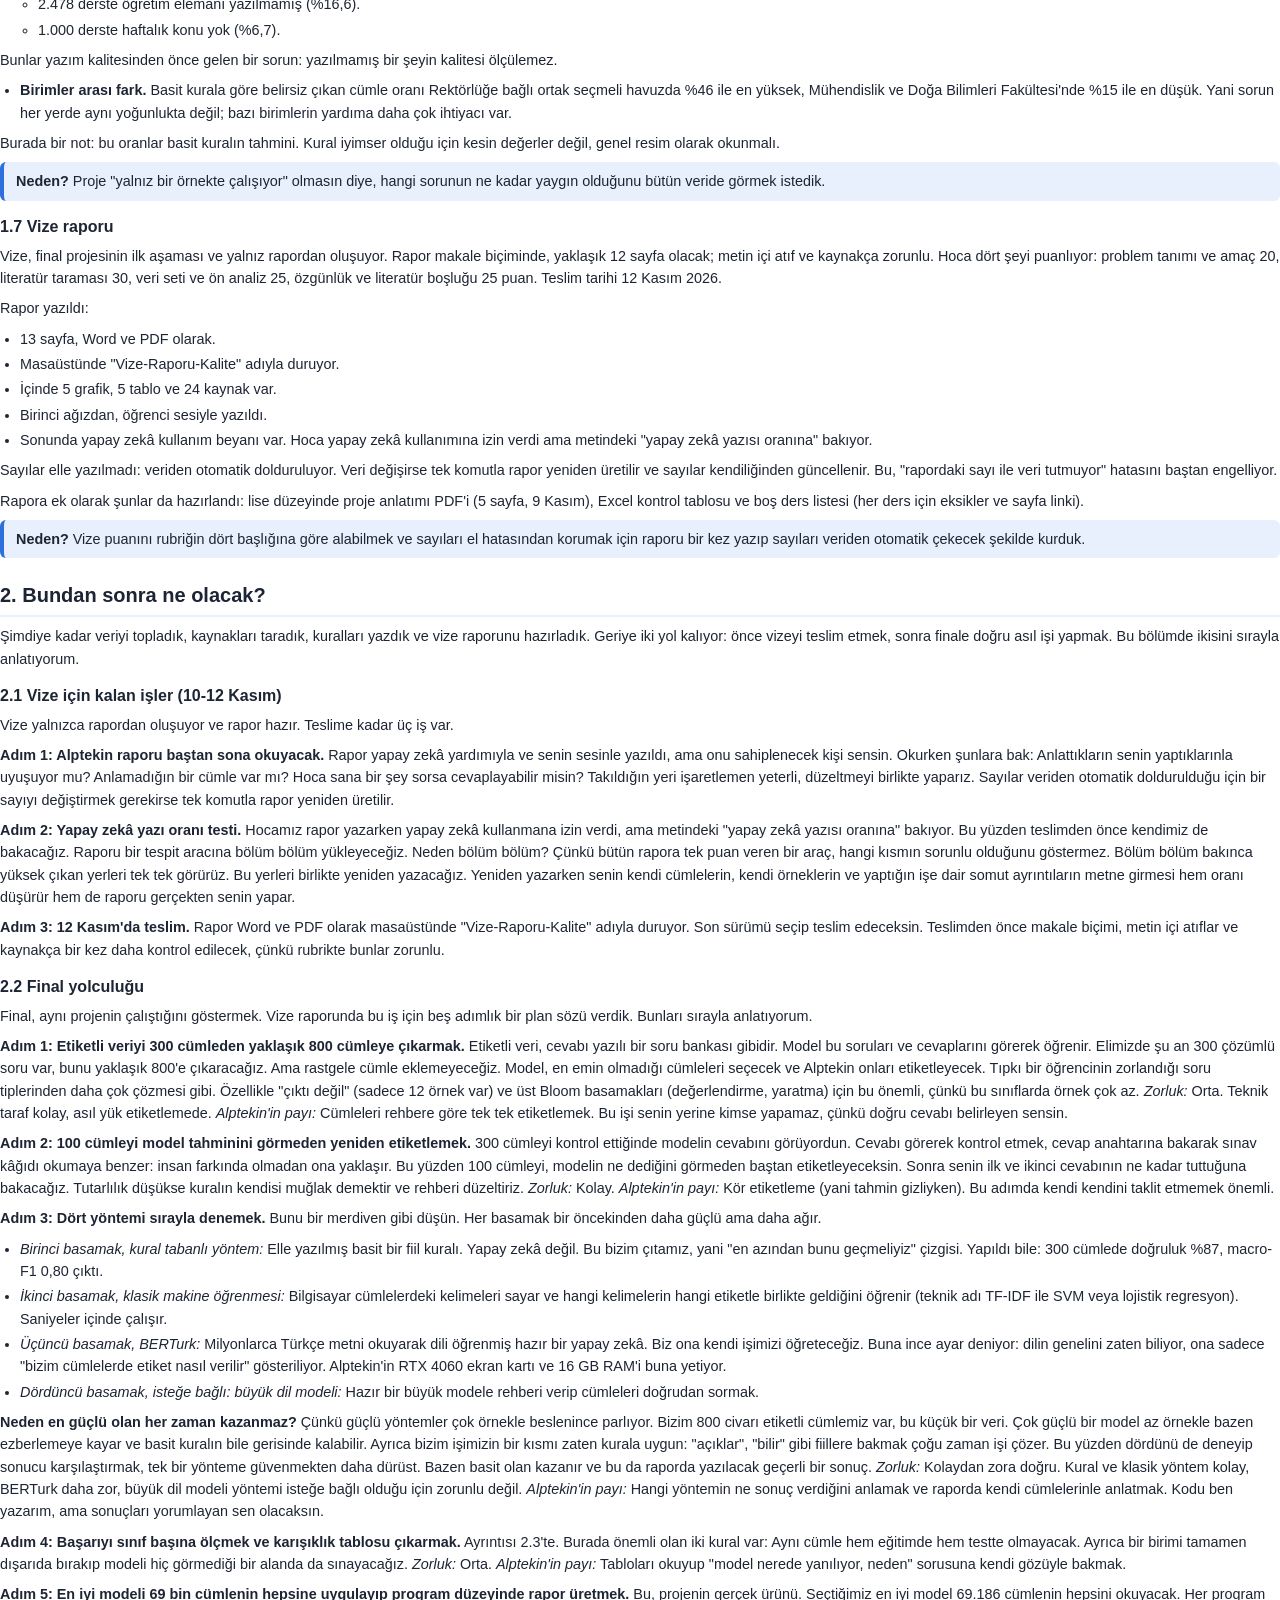
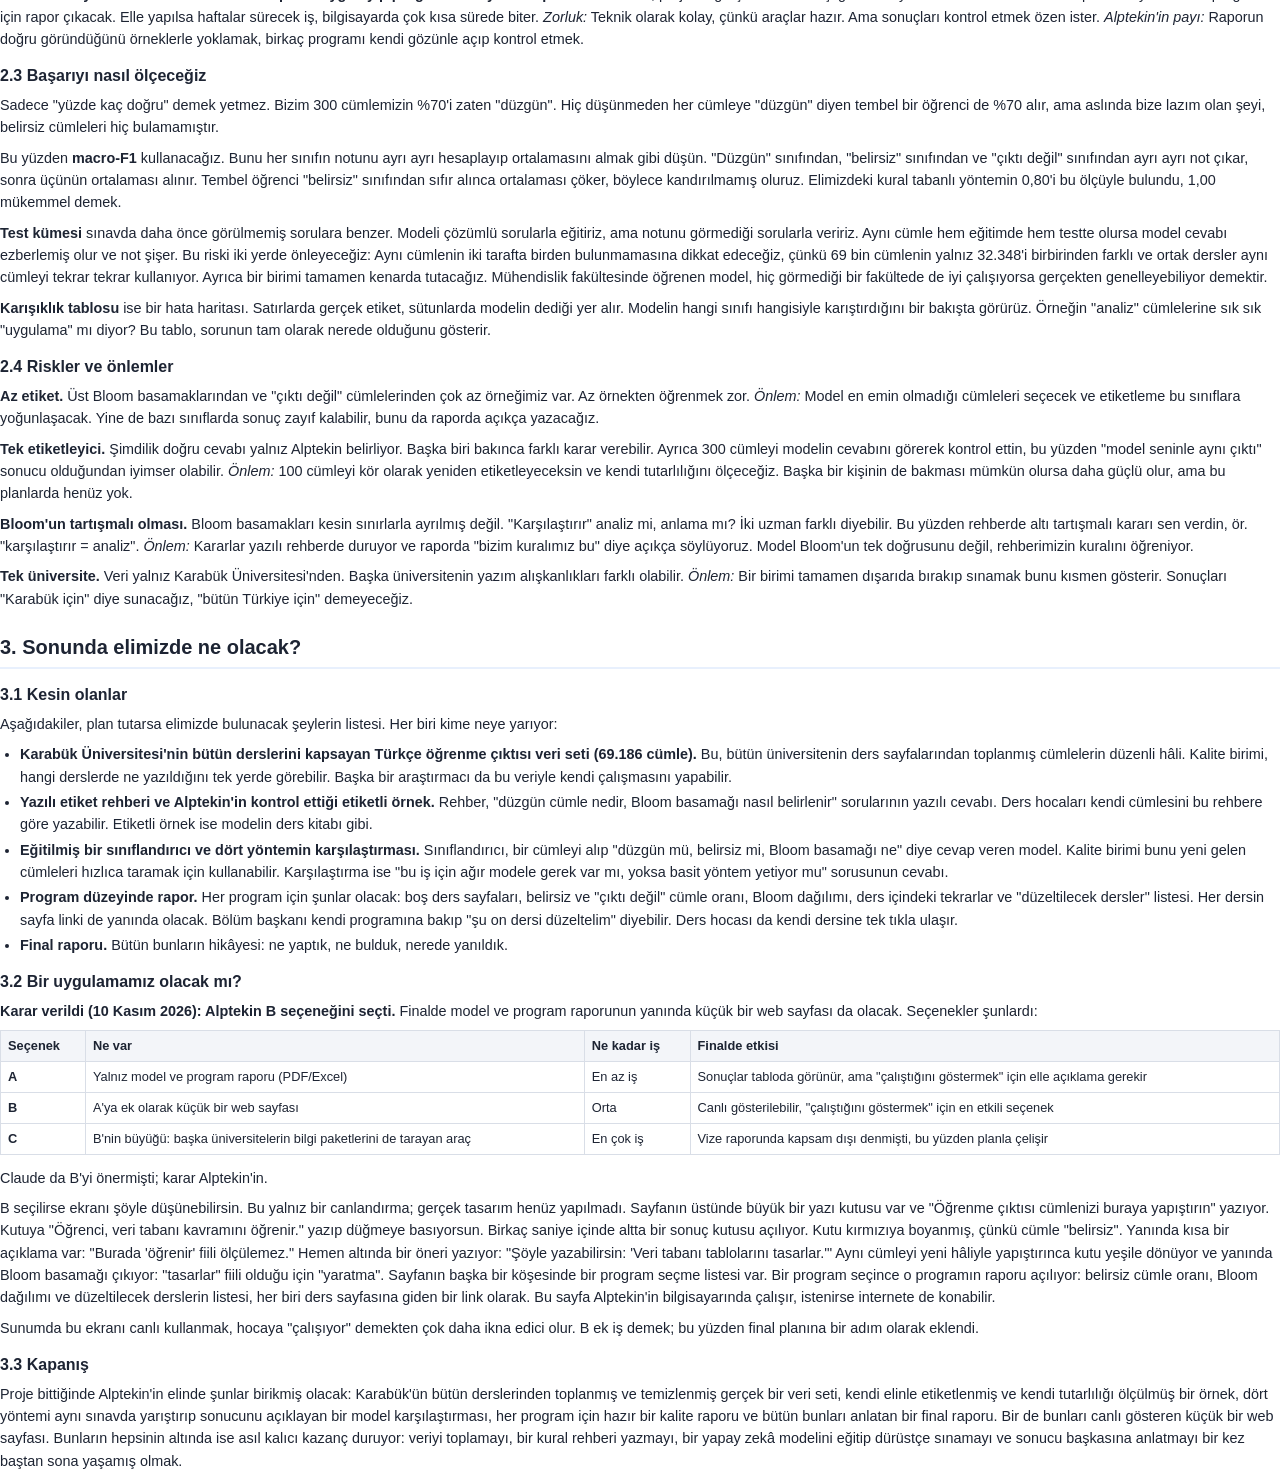
<file: kalite-rapor/anlatim/Proje-Durum-Raporu.html>
<!doctype html><html lang='tr'><head><meta charset='utf-8'><title>Proje Durum Raporu</title><style>@page{size:A4;margin:17mm 17mm 18mm 17mm}
body{font-family:'Segoe UI',Calibri,Arial,sans-serif;font-size:10.8pt;line-height:1.55;color:#1d2433;background:#fff;margin:0}
h1{font-size:21pt;color:#2f6fdb;margin:0 0 4px}h2{font-size:15pt;margin:22px 0 8px;padding-bottom:4px;border-bottom:2px solid #e8f0fd;page-break-after:avoid}
h3{font-size:12pt;margin:14px 0 5px;page-break-after:avoid}h4{font-size:11pt;margin:10px 0 4px}
p{margin:5px 0 8px}ul,ol{margin:4px 0 8px 20px;padding:0}li{margin:3px 0}li.sub{margin-left:18px;list-style:circle}
.box{background:#e8f0fd;border-left:4px solid #2f6fdb;border-radius:6px;padding:8px 12px;margin:8px 0 10px;page-break-inside:avoid}
table{width:100%;border-collapse:collapse;margin:8px 0 12px;font-size:9.6pt;page-break-inside:avoid}th,td{border:1px solid #d9dee7;padding:5px 7px;text-align:left;vertical-align:top}th{background:#f3f5f9}
code{background:#f3f5f9;padding:0 3px;border-radius:3px;font-size:9.5pt}</style></head><body><h1>Proje Durum Raporu</h1><p>Yapay Zekâ dersi vize ve final projesi · Türkçe ders öğrenme çıktılarının yapay zekâyla kalite kontrolü · 10 Kasım 2026</p><div class='box'><b>Tek paragrafta:</b> Üniversitelerde her dersin "bu dersi bitiren öğrenci şunları yapabilir" diye yazılmış cümleleri var. Bu cümlelerin bir kısmı kötü yazılmış ya da hiç yazılmamış. Biz Karabük Üniversitesi'nin 14.912 dersinin sayfasını indirip 69.186 cümle topladık, 300 tanesini elle kontrol ettik, sorunların ne kadar yaygın olduğunu ölçtük ve bunların hepsini 13 sayfalık bir vize raporuna yazdık. Finalde, bu cümleleri kendisi okuyup "düzgün mü, belirsiz mi, ne kadar zor bir beceri istiyor?" diyen bir yapay zekâ modeli eğiteceğiz ve hangi derslerin düzeltilmesi gerektiğini gösteren bir rapor çıkaracağız.</div><h2>Bu raporu kimler hazırladı?</h2><p>Bu raporun bölümlerini ajanlara dağıttık. Hangi bölümü kimin yazdığı:</p><table><tr><th>Bölüm</th><th>Kim yazdı</th><th>Model ve düşünme düzeyi</th></tr><tr><td>Doğru bilgi listesi (ajanların dayandığı tek kaynak)</td><td>Ana oturum</td><td>Claude Opus 5.5</td></tr><tr><td>1. Şimdiye kadar ne yaptık?</td><td>Ajan 1</td><td>Claude Sonnet, orta</td></tr><tr><td>2. Bundan sonra ne olacak? ve 3. Sonunda elimizde ne olacak?</td><td>Ajan 2</td><td>Claude Sonnet, orta</td></tr><tr><td>Kontrol, birleştirme, PDF</td><td>Ana oturum</td><td>Claude Opus 5.5</td></tr></table><p>Projenin kendisinde şimdiye kadar çalışan ajanlar: literatür taraması için 1 Opus (düşük), kural rehberi ve 300 cümlenin ilk tahmini için 3 Sonnet (orta). Veriyi toplayan program bir yapay zekâ değil, sıradan bir Python programı; token harcamadı.</p><h2>1. Şimdiye kadar ne yaptık?</h2><p>Bu bölümde, projenin ilk iki gününü (9 ve 10 Kasım 2026) baştan sona anlatıyorum. Önce konunun ne olduğunu, sonra veriyi nasıl topladığımızı, başkalarının ne yaptığını, elle etiketlediğimiz örneği ve ilk denemeleri göreceksin. Her adımda üç şeyi söylüyorum: ne yaptık, neden yaptık, ne bulduk.</p><h3>1.1 Konu neydi, neden değişti, yeni konu ne?</h3><p>Önce eski konu vardı: röntgen görüntülerinde elektronik atığın içindeki pili bulmak (XBAT+). 9 Kasım 2026'da bu konuyu iptal ettik ve yenisine geçtik.</p><p><b>Yeni konu, tek cümleyle:</b> Türkçe yazılmış ders öğrenme çıktılarının kalitesini yapay zekâyla denetlemek.</p><p>Şimdi bunu açalım. Bir üniversitede her dersin bir sayfası var. O sayfada "bu dersi bitiren öğrenci şunları yapabilir" diye başlayan 4 ile 8 kısa cümle yazıyor. İşte bu cümlelere <b>öğrenme çıktısı</b> diyoruz. Ehliyet kursunu düşün: "Aracı geri geri park eder" ölçülebilir bir hedeftir, çünkü eğitmen arabaya binip bakar ve ya yapabiliyordur ya yapamıyordur. "Direksiyon hakkında bilgi sahibi olur" ise ölçülemez; neyi yaparsa "bilgi sahibi" sayılacağı belli değildir. Öğrenme çıktıları da böyle yazılmalıdır.</p><p>Bizim bakacağımız kalite üç türlü olabilir:</p><ul><li><b>Düzgün cümle:</b> Öğrencinin ne yapacağı açık. Ör. "Yolluk ve besleyici hacmini hesaplayabilir." Hesaplayıp hesaplayamadığına sınavda bakılabilir.</li><li><b>Belirsiz cümle:</b> "Bilgi sahibi olur", "öğrenir", "anlar" gibi. Ne yapılacağı ölçülemiyor.</li><li><b>Çıktı olmayan cümle:</b> Aslında bir konu başlığı. Ör. "SQL deyimleri". Öğrenci bununla ne yapacak, belli değil.</li></ul><p>Cümle düzgünse ikinci bir soru soruyoruz: Bu cümle zihinde hangi basamağı istiyor? Bunun için <b>Bloom basamakları</b> denen bir merdiven kullanıyoruz. Altta hatırlama var, sonra anlama, uygulama, analiz, değerlendirme ve en üstte yaratma. Merdiven alttan yukarı doğru zorlaşıyor: bir şeyi ezbere söylemek, onu kullanmaktan kolaydır; onu kullanmak da yeni bir şey yaratmaktan kolaydır. Bir de merdivene hiç girmeyen cümleler var: el becerisi anlatanlar. Bunlara "bilişsel değil" diyoruz.</p><p>Model, yani cümleleri okuyacak yapay zekâ programı, her cümleye iki soru soracak: düzgün mü, belirsiz mi, çıktı değil mi? Düzgünse hangi basamakta?</p><p><b>Neden önemli?</b> YÖKAK (üniversitelerin kalitesine bakan kurul) ve MÜDEK (mühendislik programlarını akredite eden kuruluş) denetimlerinde bu cümleler kullanılıyor. Ölçülemeyen bir cümle denetimde sorun çıkarıyor. Bir üniversitede on binlerce cümle var; hepsini elle okumak haftalar sürer. Yapay zekâ bu işin ilk eleğini yapabilirse, insan yalnız sorunlu olanlara bakar.</p><div class='box'><b>Neden?</b> Konuyu Alptekin değiştirdi. Yeni konu, üniversitelerin kalite çalışmalarında gerçek bir ihtiyaca dayanıyor ve verisi herkesin açabildiği bir sitede duruyor.</div><h3>1.2 Veriyi nereden ve nasıl topladık?</h3><p><b>Kaynak.</b> Karabük Üniversitesi Bilgi Paketi (obs.karabuk.edu.tr/oibs/bologna). Herkesin açabildiği bir site. Önce siteyi kontrol ettik: kullanım şartı sayfası ve tarama yasağını belirten dosya (robots.txt) bulunamadı. Sitede 170 program birimi var (108 lisans, 62 ön lisans) ve toplam 14.912 ders sayfası.</p><p><b>Toplayan program.</b> Claude küçük bir Python programı yazdı. Python, program yazmak için kullanılan bir dil. Bu program yapay zekâ değil; yalnızca bir sayfayı açıp tablodaki yazıyı kopyalayan bir yardımcı. Bu yüzden token harcamıyor (token, yapay zekânın okuduğu ve yazdığı her parçanın sayıldığı kullanım ölçüsü). Program her ders sayfasını açıyor, öğrenme çıktısı tablosunu olduğu gibi bir CSV dosyasına yazıyor. CSV, Excel'in açabildiği basit tablo dosyası.</p><p>İki önlem aldık:</p><ul><li><b>Siteyi yormamak için</b> her sayfa arasında 2-3 saniye bekledi. Kapıyı art arda çalmak yerine arada nefes aldırdık.</li><li><b>Dersleri karışık sırayla indirdi.</b> Sırayla indirseydi ilk saatlerde yalnız birkaç fakülteyi görürdük. Karışık sırada yarım kalan veri bile bütün üniversiteyi temsil eder. Kâğıt destesini karıştırıp üstten çekmek gibi.</li></ul><p><b>Gece süreci.</b> Toplama 9 Kasım akşamı başladı, gece boyunca sürdü ve 10 Kasım sabahı 09:05'te bitti. Yol boyunca şunlar oldu:</p><ul><li>Claude uygulaması yeniden başlayınca program iki kez durdu. İki seferde de kaldığı yerden devam ettirdik.</li><li>Alptekin'in bilgisayarını gece açık tutmak için ekranda bir geri sayım penceresi açıldı ve bilgisayarın uykuya geçmesi engellendi.</li><li>İş bitince bilgisayar 09:07'de kendini kapattı; bu Alptekin'in isteğiydi.</li><li>Gece inmeyen 2 ders vardı. Onları sabah ayrıca tamamladık.</li></ul><p><b>Doğrulama.</b> İndirdiğimiz verinin doğru olduğundan emin olmak için rastgele 20 ders seçip siteden yeniden indirdik ve karşılaştırdık. 20 dersin 20'si birebir aynı çıktı. Kopyalama hatası yok.</p><div class='box'><b>Neden?</b> Üzerinde çalışacağımız verinin gerçek, eksiksiz ve siteye zarar vermeden alınmış olması, sonraki her sonucun güvenilir olması için şart.</div><h3>1.3 Başkaları ne yapmış?</h3><p>Aynı işi daha önce biri yapmış mı diye literatüre baktık. Literatür, bir konuda daha önce yazılmış bilimsel çalışmaların toplamı.</p><p>Bu işi bir ajanla yürüttük (ajan, ana yapay zekâya yardım eden ikinci bir yapay zekâ çalışanı). Ajan 22 kaynağı açıp gerçekten var mı, söylediğini söylüyor mu diye doğruladı. Açılamayan 10 kaynağı dışarıda bıraktık. Ana oturumda ayrıca OpenAlex adlı bilimsel kataloğa 13 ek arama yaptık. DergiPark, Google Akademik ve YÖK Tez ise "robot değil misin?" doğrulaması istediği için bizim programlarımızla doğrudan aranamadı. Alptekin Google Akademik'e kendisi elle baktı.</p><p>Alptekin en yakın çalışmayı bulmuş oldu: <b>Açar (2024)</b>, Harran Üniversitesi. Bu çalışma yaklaşık 38 bin Türkçe çıktıyı BERT adlı bir dil modeliyle Bloom basamaklarına ayırmış, yaklaşık %90 doğruluk bildirmiş. (Bu bilgi kayıt özetinden; tam metne erişemedik.) Dikkat çekici nokta: Açar'da "kötü yazılmış cümle" diye bir seçenek yok. Her cümle bir basamağa konuyor.</p><p><b>Bizim farkımız</b> şu: Bulabildiğimiz kadarıyla Türkçe çıktılarda önce yazım kalitesini kontrol eden, sonra Bloom basamağını bulan ve bunu bütün bir üniversiteye uygulayıp düzeltilecek dersleri listeleyen bir çalışma yok. Türkiye'deki benzer çalışmalar elle yapılmış. Örneğin Yolcu (2019) 324 kazanımı incelemiş ve %54'ünün zayıf yazıldığını bulmuş.</p><p>Raporun kaynakçasında toplam 24 kaynak var.</p><div class='box'><b>Neden?</b> Hocanın rubriğinde literatür taraması ve özgünlük ayrı ayrı puanlanıyor; ayrıca aynı işi tekrar yapmamak için başkasının nerede durduğunu bilmemiz gerekiyordu.</div><h3>1.4 300 cümle ve etiketleme</h3><p>Yapay zekâya bir şeyi öğretmek için önce örnek göstermek gerekir. Öğretmenin sınav kağıdını doğru cevaplarla önceden hazırlaması gibi, bizim de elimizde "doğru cevabı bilinen" cümleler olmalı. Cümlenin yanına doğru cevabı yazmaya <b>etiketleme</b> diyoruz.</p><p><b>Neden 300, nasıl seçildi?</b> 69 bin cümleyi elle etiketlemek mümkün değil; 300 cümle ilk deneme için yönetilebilir bir sayı. Seçimi dikkatle yaptık: o anki veriden İngilizce cümleleri ve birebir tekrarları çıkardık, sonra 166 program biriminden ve 300 ayrı dersten birer cümle aldık. Sonuçta 194 lisans, 106 ön lisans cümlesi oldu. Böylece örnek tek bir bölümün değil, üniversitenin genelinin küçük bir kopyası gibi.</p><p><b>Kural rehberi.</b> Sonnet (Claude'un bir modeli) bir etiketleme rehberi yazdı. Rehberde 6 tartışmalı karar çıktı ve hepsini Alptekin verdi:</p><ol><li>"-mek/-me" ile biten eylemli cümle <b>düzgün</b> sayılır.</li><li>"Karşılaştırır" fiili <b>analiz</b> basamağındadır.</li><li>"Takip eder" <b>belirsiz</b> sayılır; neyi yapınca "takip etmiş" olunduğu belli değil.</li><li>El becerisi anlatan cümleler <b>bilişsel değil</b> sayılır.</li><li>Cümlede birden fazla fiil varsa <b>en yüksek basamak</b> geçerlidir.</li><li>"Bilir ve uygular" gibi karışık cümle <b>düzgün</b> sayılır.</li></ol><p><b>İlk tahmin.</b> 3 Sonnet, 100'er cümleye ilk tahmini yaptı. Sonuç:</p><ul><li>300 cümlenin 210'u düzgün (%70), 78'i belirsiz (%26), 12'si çıktı değil (%4).</li><li>Düzgünlerin Bloom dağılımı: uygulama 67, anlama 52, analiz 27, hatırlama 26, yaratma 20, değerlendirme 10, bilişsel değil 8.</li></ul><p>Yani cümlelerin yaklaşık dörtte biri belirsiz. Bu zaten başta şüphelendiğimiz sorundu.</p><p><b>Alptekin'in kontrolü ve sınırı.</b> Alptekin 300 cümlenin hepsine baktı ve kararı modelle aynı çıktı. Ama burada dürüst olmamız gereken bir sınır var: Alptekin, modelin cevabını görerek kontrol etti. Bir öğretmenin, öğrencinin cevabını görüp "doğru" demesi ile cevabı görmeden kendi çözümünü yazması aynı şey değil. Bu yüzden finalde 100 cümleyi model tahminini görmeden yeniden etiketleyecek; böylece aynı şeye iki kez bağımsız bakıp tutarlılığı ölçeceğiz.</p><div class='box'><b>Neden?</b> Modelin "iyi" mi "kötü" mü olduğunu anlamak için, doğru cevabı insanın onayladığı bir ölçü cetveline ihtiyacımız var.</div><h3>1.5 Basit kural denemesi</h3><p>Yapay zekâ kurmadan önce şunu sorduk: Basit bir kuralla bu iş ne kadar çözülüyor? Çözülüyorsa büyük model gereksiz olabilir; çözülmüyorsa büyük modelin neden gerektiğini göstermiş oluruz. Buna "çıta" diyoruz, yani aşılması gereken en düşük seviye.</p><p><b>Ne yaptı?</b> Elle yazılmış bir fiil kuralı (yapay zekâ değil) 300 cümlede denendi.</p><p><b>İlk hata ve düzeltme.</b> İlk hâlinde bir hata vardı: "kuramlarını" kelimesinin içindeki "kur" parçasını fiil sanıyordu. Hatayı bulup düzelttik.</p><p><b>Sonuç.</b> Doğruluk %87, sınıf ortalamalı başarı (macro-F1) 0,80. Macro-F1, her sınıfa eşit ağırlık veren bir puan; az görülen sınıfta kötü olan bir yöntemi gizlemez.</p><p><b>Bu sonuç neden iyimser?</b> Çünkü kuralı, aynı cümlelere bakarak düzelttik. Sınav sorularını görüp cevap anahtarını ona göre yazmak gibi: puan yüksek çıkar ama gerçek bir sınavda aynı olmaz. Bu yüzden %87'yi kesin sonuç gibi okumuyoruz; hiç görmediği cümlelerde kuralın biraz daha düşük kalması bekleniyor. Finalde bunu ayrı cümlelerle ölçeceğiz.</p><p>Kuralın bir zayıflığı daha var: belirsiz cümlelerin yaklaşık dörtte birini kaçırıyor.</p><p><b>Tipik hata:</b> "Veri yapılarının uygulama alanlarını kavrar" cümlesinde kural "uygulama" kelimesini "uygular" fiili sandı (oysa burada isim) ve aslında belirsiz olan cümleyi düzgün saydı. Kelimeye bakıp cümlenin anlamına bakmamanın sınırı bu.</p><div class='box'><b>Neden?</b> Büyük modelin değerini ölçebilmek için, hiç yapay zekâ kullanmayan basit bir yöntemin nereye kadar gelebildiğini bilmemiz gerekiyordu.</div><h3>1.6 Tam veriden çıkan bulgular</h3><p>Şimdi 300 cümlelik örneği bırakıp bütün veriye bakalım. Her sayının yanına ne anlama geldiğini yazıyorum.</p><ul><li><b>14.912 ders, 69.186 cümle, 29 birim, 168 program birimi.</b> Üniversitenin bütün ders sayfaları elimizde. (Sitede 170 program birimi var; bunlardan 2'sinin sitede hiç ders listesi olmadığı için cümleler 168 programdan geliyor.)</li><li><b>214 cümle İngilizce.</b> Bunlar Türkçe kalite denetimine girmez, ayrı tutuyoruz.</li><li><b>Cümlelerin yalnız 32.348'i birbirinden farklı.</b> Yani 69 binin yarısına yakını başka bir cümlenin kopyası. Sebebi ortak dersler: aynı dersi birçok program okutuyor ve herkes aynı cümleyi kullanıyor. Örneğin "Öğrenciler hedef dile karşı pozitif bir tutum geliştireceklerdir." cümlesi 246 ders sayfasında aynen duruyor. Pratik sonuç: bir cümleyi düzeltirsek yüzlerce sayfa birden düzelir.</li><li><b>265 derste aynı çıktı ders içinde birden fazla yazılmış</b> (458 fazla satır). Aynı cümle bir derste gereksiz yere tekrar edilmiş.</li><li><b>En sık son kelimeler:</b> açıklar 3.935, bilir 3.320, eder 2.712, öğrenir 2.617, olur 2.604. Türkçede fiil cümlenin sonunda gelir, bu yüzden son kelime çoğu zaman çıktının fiilidir. İlk beşin üçü ("bilir", "öğrenir", "olur") belirsizlik işareti; yani en çok kullanılan fiillerin bir kısmı ölçülemeyen fiiller.</li><li><b>Boş ders sayfaları</b> (Alptekin'in isteğiyle eklendi):</li><li class=sub>792 ders sayfası tamamen boş (%5,3). Örnek: BBB223 Makine Öğrenme ve MLOps Yazılım Geliştirme dersinin sayfasında yalnız "Kayıt Yok" yazıyor.</li><li class=sub>1.210 derste çıktı yok (%8,1).</li><li class=sub>2.478 derste öğretim elemanı yazılmamış (%16,6).</li><li class=sub>1.000 derste haftalık konu yok (%6,7).</li></ul><p>  Bunlar yazım kalitesinden önce gelen bir sorun: yazılmamış bir şeyin kalitesi ölçülemez.</p><ul><li><b>Birimler arası fark.</b> Basit kurala göre belirsiz çıkan cümle oranı Rektörlüğe bağlı ortak seçmeli havuzda %46 ile en yüksek, Mühendislik ve Doğa Bilimleri Fakültesi'nde %15 ile en düşük. Yani sorun her yerde aynı yoğunlukta değil; bazı birimlerin yardıma daha çok ihtiyacı var.</li></ul><p>Burada bir not: bu oranlar basit kuralın tahmini. Kural iyimser olduğu için kesin değerler değil, genel resim olarak okunmalı.</p><div class='box'><b>Neden?</b> Proje "yalnız bir örnekte çalışıyor" olmasın diye, hangi sorunun ne kadar yaygın olduğunu bütün veride görmek istedik.</div><h3>1.7 Vize raporu</h3><p>Vize, final projesinin ilk aşaması ve yalnız rapordan oluşuyor. Rapor makale biçiminde, yaklaşık 12 sayfa olacak; metin içi atıf ve kaynakça zorunlu. Hoca dört şeyi puanlıyor: problem tanımı ve amaç 20, literatür taraması 30, veri seti ve ön analiz 25, özgünlük ve literatür boşluğu 25 puan. Teslim tarihi 12 Kasım 2026.</p><p>Rapor yazıldı:</p><ul><li>13 sayfa, Word ve PDF olarak.</li><li>Masaüstünde "Vize-Raporu-Kalite" adıyla duruyor.</li><li>İçinde 5 grafik, 5 tablo ve 24 kaynak var.</li><li>Birinci ağızdan, öğrenci sesiyle yazıldı.</li><li>Sonunda yapay zekâ kullanım beyanı var. Hoca yapay zekâ kullanımına izin verdi ama metindeki "yapay zekâ yazısı oranına" bakıyor.</li></ul><p>Sayılar elle yazılmadı: veriden otomatik dolduruluyor. Veri değişirse tek komutla rapor yeniden üretilir ve sayılar kendiliğinden güncellenir. Bu, "rapordaki sayı ile veri tutmuyor" hatasını baştan engelliyor.</p><p>Rapora ek olarak şunlar da hazırlandı: lise düzeyinde proje anlatımı PDF'i (5 sayfa, 9 Kasım), Excel kontrol tablosu ve boş ders listesi (her ders için eksikler ve sayfa linki).</p><div class='box'><b>Neden?</b> Vize puanını rubriğin dört başlığına göre alabilmek ve sayıları el hatasından korumak için raporu bir kez yazıp sayıları veriden otomatik çekecek şekilde kurduk.</div><h2>2. Bundan sonra ne olacak?</h2><p>Şimdiye kadar veriyi topladık, kaynakları taradık, kuralları yazdık ve vize raporunu hazırladık. Geriye iki yol kalıyor: önce vizeyi teslim etmek, sonra finale doğru asıl işi yapmak. Bu bölümde ikisini sırayla anlatıyorum.</p><h3>2.1 Vize için kalan işler (10-12 Kasım)</h3><p>Vize yalnızca rapordan oluşuyor ve rapor hazır. Teslime kadar üç iş var.</p><p><b>Adım 1: Alptekin raporu baştan sona okuyacak.</b> Rapor yapay zekâ yardımıyla ve senin sesinle yazıldı, ama onu sahiplenecek kişi sensin. Okurken şunlara bak: Anlattıkların senin yaptıklarınla uyuşuyor mu? Anlamadığın bir cümle var mı? Hoca sana bir şey sorsa cevaplayabilir misin? Takıldığın yeri işaretlemen yeterli, düzeltmeyi birlikte yaparız. Sayılar veriden otomatik doldurulduğu için bir sayıyı değiştirmek gerekirse tek komutla rapor yeniden üretilir.</p><p><b>Adım 2: Yapay zekâ yazı oranı testi.</b> Hocamız rapor yazarken yapay zekâ kullanmana izin verdi, ama metindeki "yapay zekâ yazısı oranına" bakıyor. Bu yüzden teslimden önce kendimiz de bakacağız. Raporu bir tespit aracına bölüm bölüm yükleyeceğiz. Neden bölüm bölüm? Çünkü bütün rapora tek puan veren bir araç, hangi kısmın sorunlu olduğunu göstermez. Bölüm bölüm bakınca yüksek çıkan yerleri tek tek görürüz. Bu yerleri birlikte yeniden yazacağız. Yeniden yazarken senin kendi cümlelerin, kendi örneklerin ve yaptığın işe dair somut ayrıntıların metne girmesi hem oranı düşürür hem de raporu gerçekten senin yapar.</p><p><b>Adım 3: 12 Kasım'da teslim.</b> Rapor Word ve PDF olarak masaüstünde "Vize-Raporu-Kalite" adıyla duruyor. Son sürümü seçip teslim edeceksin. Teslimden önce makale biçimi, metin içi atıflar ve kaynakça bir kez daha kontrol edilecek, çünkü rubrikte bunlar zorunlu.</p><h3>2.2 Final yolculuğu</h3><p>Final, aynı projenin çalıştığını göstermek. Vize raporunda bu iş için beş adımlık bir plan sözü verdik. Bunları sırayla anlatıyorum.</p><p><b>Adım 1: Etiketli veriyi 300 cümleden yaklaşık 800 cümleye çıkarmak.</b> Etiketli veri, cevabı yazılı bir soru bankası gibidir. Model bu soruları ve cevaplarını görerek öğrenir. Elimizde şu an 300 çözümlü soru var, bunu yaklaşık 800'e çıkaracağız. Ama rastgele cümle eklemeyeceğiz. Model, en emin olmadığı cümleleri seçecek ve Alptekin onları etiketleyecek. Tıpkı bir öğrencinin zorlandığı soru tiplerinden daha çok çözmesi gibi. Özellikle "çıktı değil" (sadece 12 örnek var) ve üst Bloom basamakları (değerlendirme, yaratma) için bu önemli, çünkü bu sınıflarda örnek çok az. <i>Zorluk:</i> Orta. Teknik taraf kolay, asıl yük etiketlemede. <i>Alptekin'in payı:</i> Cümleleri rehbere göre tek tek etiketlemek. Bu işi senin yerine kimse yapamaz, çünkü doğru cevabı belirleyen sensin.</p><p><b>Adım 2: 100 cümleyi model tahminini görmeden yeniden etiketlemek.</b> 300 cümleyi kontrol ettiğinde modelin cevabını görüyordun. Cevabı görerek kontrol etmek, cevap anahtarına bakarak sınav kâğıdı okumaya benzer: insan farkında olmadan ona yaklaşır. Bu yüzden 100 cümleyi, modelin ne dediğini görmeden baştan etiketleyeceksin. Sonra senin ilk ve ikinci cevabının ne kadar tuttuğuna bakacağız. Tutarlılık düşükse kuralın kendisi muğlak demektir ve rehberi düzeltiriz. <i>Zorluk:</i> Kolay. <i>Alptekin'in payı:</i> Kör etiketleme (yani tahmin gizliyken). Bu adımda kendi kendini taklit etmemek önemli.</p><p><b>Adım 3: Dört yöntemi sırayla denemek.</b> Bunu bir merdiven gibi düşün. Her basamak bir öncekinden daha güçlü ama daha ağır.</p><ul><li><i>Birinci basamak, kural tabanlı yöntem:</i> Elle yazılmış basit bir fiil kuralı. Yapay zekâ değil. Bu bizim çıtamız, yani "en azından bunu geçmeliyiz" çizgisi. Yapıldı bile: 300 cümlede doğruluk %87, macro-F1 0,80 çıktı.</li><li><i>İkinci basamak, klasik makine öğrenmesi:</i> Bilgisayar cümlelerdeki kelimeleri sayar ve hangi kelimelerin hangi etiketle birlikte geldiğini öğrenir (teknik adı TF-IDF ile SVM veya lojistik regresyon). Saniyeler içinde çalışır.</li><li><i>Üçüncü basamak, BERTurk:</i> Milyonlarca Türkçe metni okuyarak dili öğrenmiş hazır bir yapay zekâ. Biz ona kendi işimizi öğreteceğiz. Buna ince ayar deniyor: dilin genelini zaten biliyor, ona sadece "bizim cümlelerde etiket nasıl verilir" gösteriliyor. Alptekin'in RTX 4060 ekran kartı ve 16 GB RAM'i buna yetiyor.</li><li><i>Dördüncü basamak, isteğe bağlı: büyük dil modeli:</i> Hazır bir büyük modele rehberi verip cümleleri doğrudan sormak.</li></ul><p><b>Neden en güçlü olan her zaman kazanmaz?</b> Çünkü güçlü yöntemler çok örnekle beslenince parlıyor. Bizim 800 civarı etiketli cümlemiz var, bu küçük bir veri. Çok güçlü bir model az örnekle bazen ezberlemeye kayar ve basit kuralın bile gerisinde kalabilir. Ayrıca bizim işimizin bir kısmı zaten kurala uygun: "açıklar", "bilir" gibi fiillere bakmak çoğu zaman işi çözer. Bu yüzden dördünü de deneyip sonucu karşılaştırmak, tek bir yönteme güvenmekten daha dürüst. Bazen basit olan kazanır ve bu da raporda yazılacak geçerli bir sonuç. <i>Zorluk:</i> Kolaydan zora doğru. Kural ve klasik yöntem kolay, BERTurk daha zor, büyük dil modeli yöntemi isteğe bağlı olduğu için zorunlu değil. <i>Alptekin'in payı:</i> Hangi yöntemin ne sonuç verdiğini anlamak ve raporda kendi cümlelerinle anlatmak. Kodu ben yazarım, ama sonuçları yorumlayan sen olacaksın.</p><p><b>Adım 4: Başarıyı sınıf başına ölçmek ve karışıklık tablosu çıkarmak.</b> Ayrıntısı 2.3'te. Burada önemli olan iki kural var: Aynı cümle hem eğitimde hem testte olmayacak. Ayrıca bir birimi tamamen dışarıda bırakıp modeli hiç görmediği bir alanda da sınayacağız. <i>Zorluk:</i> Orta. <i>Alptekin'in payı:</i> Tabloları okuyup "model nerede yanılıyor, neden" sorusuna kendi gözüyle bakmak.</p><p><b>Adım 5: En iyi modeli 69 bin cümlenin hepsine uygulayıp program düzeyinde rapor üretmek.</b> Bu, projenin gerçek ürünü. Seçtiğimiz en iyi model 69.186 cümlenin hepsini okuyacak. Her program için rapor çıkacak. Elle yapılsa haftalar sürecek iş, bilgisayarda çok kısa sürede biter. <i>Zorluk:</i> Teknik olarak kolay, çünkü araçlar hazır. Ama sonuçları kontrol etmek özen ister. <i>Alptekin'in payı:</i> Raporun doğru göründüğünü örneklerle yoklamak, birkaç programı kendi gözünle açıp kontrol etmek.</p><h3>2.3 Başarıyı nasıl ölçeceğiz</h3><p>Sadece "yüzde kaç doğru" demek yetmez. Bizim 300 cümlemizin %70'i zaten "düzgün". Hiç düşünmeden her cümleye "düzgün" diyen tembel bir öğrenci de %70 alır, ama aslında bize lazım olan şeyi, belirsiz cümleleri hiç bulamamıştır.</p><p>Bu yüzden <b>macro-F1</b> kullanacağız. Bunu her sınıfın notunu ayrı ayrı hesaplayıp ortalamasını almak gibi düşün. "Düzgün" sınıfından, "belirsiz" sınıfından ve "çıktı değil" sınıfından ayrı ayrı not çıkar, sonra üçünün ortalaması alınır. Tembel öğrenci "belirsiz" sınıfından sıfır alınca ortalaması çöker, böylece kandırılmamış oluruz. Elimizdeki kural tabanlı yöntemin 0,80'i bu ölçüyle bulundu, 1,00 mükemmel demek.</p><p><b>Test kümesi</b> sınavda daha önce görülmemiş sorulara benzer. Modeli çözümlü sorularla eğitiriz, ama notunu görmediği sorularla veririz. Aynı cümle hem eğitimde hem testte olursa model cevabı ezberlemiş olur ve not şişer. Bu riski iki yerde önleyeceğiz: Aynı cümlenin iki tarafta birden bulunmamasına dikkat edeceğiz, çünkü 69 bin cümlenin yalnız 32.348'i birbirinden farklı ve ortak dersler aynı cümleyi tekrar tekrar kullanıyor. Ayrıca bir birimi tamamen kenarda tutacağız. Mühendislik fakültesinde öğrenen model, hiç görmediği bir fakültede de iyi çalışıyorsa gerçekten genelleyebiliyor demektir.</p><p><b>Karışıklık tablosu</b> ise bir hata haritası. Satırlarda gerçek etiket, sütunlarda modelin dediği yer alır. Modelin hangi sınıfı hangisiyle karıştırdığını bir bakışta görürüz. Örneğin "analiz" cümlelerine sık sık "uygulama" mı diyor? Bu tablo, sorunun tam olarak nerede olduğunu gösterir.</p><h3>2.4 Riskler ve önlemler</h3><p><b>Az etiket.</b> Üst Bloom basamaklarından ve "çıktı değil" cümlelerinden çok az örneğimiz var. Az örnekten öğrenmek zor. <i>Önlem:</i> Model en emin olmadığı cümleleri seçecek ve etiketleme bu sınıflara yoğunlaşacak. Yine de bazı sınıflarda sonuç zayıf kalabilir, bunu da raporda açıkça yazacağız.</p><p><b>Tek etiketleyici.</b> Şimdilik doğru cevabı yalnız Alptekin belirliyor. Başka biri bakınca farklı karar verebilir. Ayrıca 300 cümleyi modelin cevabını görerek kontrol ettin, bu yüzden "model seninle aynı çıktı" sonucu olduğundan iyimser olabilir. <i>Önlem:</i> 100 cümleyi kör olarak yeniden etiketleyeceksin ve kendi tutarlılığını ölçeceğiz. Başka bir kişinin de bakması mümkün olursa daha güçlü olur, ama bu planlarda henüz yok.</p><p><b>Bloom'un tartışmalı olması.</b> Bloom basamakları kesin sınırlarla ayrılmış değil. "Karşılaştırır" analiz mi, anlama mı? İki uzman farklı diyebilir. Bu yüzden rehberde altı tartışmalı kararı sen verdin, ör. "karşılaştırır = analiz". <i>Önlem:</i> Kararlar yazılı rehberde duruyor ve raporda "bizim kuralımız bu" diye açıkça söylüyoruz. Model Bloom'un tek doğrusunu değil, rehberimizin kuralını öğreniyor.</p><p><b>Tek üniversite.</b> Veri yalnız Karabük Üniversitesi'nden. Başka üniversitenin yazım alışkanlıkları farklı olabilir. <i>Önlem:</i> Bir birimi tamamen dışarıda bırakıp sınamak bunu kısmen gösterir. Sonuçları "Karabük için" diye sunacağız, "bütün Türkiye için" demeyeceğiz.</p><h2>3. Sonunda elimizde ne olacak?</h2><h3>3.1 Kesin olanlar</h3><p>Aşağıdakiler, plan tutarsa elimizde bulunacak şeylerin listesi. Her biri kime neye yarıyor:</p><ul><li><b>Karabük Üniversitesi'nin bütün derslerini kapsayan Türkçe öğrenme çıktısı veri seti (69.186 cümle).</b> Bu, bütün üniversitenin ders sayfalarından toplanmış cümlelerin düzenli hâli. Kalite birimi, hangi derslerde ne yazıldığını tek yerde görebilir. Başka bir araştırmacı da bu veriyle kendi çalışmasını yapabilir.</li><li><b>Yazılı etiket rehberi ve Alptekin'in kontrol ettiği etiketli örnek.</b> Rehber, "düzgün cümle nedir, Bloom basamağı nasıl belirlenir" sorularının yazılı cevabı. Ders hocaları kendi cümlesini bu rehbere göre yazabilir. Etiketli örnek ise modelin ders kitabı gibi.</li><li><b>Eğitilmiş bir sınıflandırıcı ve dört yöntemin karşılaştırması.</b> Sınıflandırıcı, bir cümleyi alıp "düzgün mü, belirsiz mi, Bloom basamağı ne" diye cevap veren model. Kalite birimi bunu yeni gelen cümleleri hızlıca taramak için kullanabilir. Karşılaştırma ise "bu iş için ağır modele gerek var mı, yoksa basit yöntem yetiyor mu" sorusunun cevabı.</li><li><b>Program düzeyinde rapor.</b> Her program için şunlar olacak: boş ders sayfaları, belirsiz ve "çıktı değil" cümle oranı, Bloom dağılımı, ders içindeki tekrarlar ve "düzeltilecek dersler" listesi. Her dersin sayfa linki de yanında olacak. Bölüm başkanı kendi programına bakıp "şu on dersi düzeltelim" diyebilir. Ders hocası da kendi dersine tek tıkla ulaşır.</li><li><b>Final raporu.</b> Bütün bunların hikâyesi: ne yaptık, ne bulduk, nerede yanıldık.</li></ul><h3>3.2 Bir uygulamamız olacak mı?</h3><p><b>Karar verildi (10 Kasım 2026): Alptekin B seçeneğini seçti.</b> Finalde model ve program raporunun yanında küçük bir web sayfası da olacak. Seçenekler şunlardı:</p><table><tr><th>Seçenek</th><th>Ne var</th><th>Ne kadar iş</th><th>Finalde etkisi</th></tr><tr><td><b>A</b></td><td>Yalnız model ve program raporu (PDF/Excel)</td><td>En az iş</td><td>Sonuçlar tabloda görünür, ama "çalıştığını göstermek" için elle açıklama gerekir</td></tr><tr><td><b>B</b></td><td>A'ya ek olarak küçük bir web sayfası</td><td>Orta</td><td>Canlı gösterilebilir, "çalıştığını göstermek" için en etkili seçenek</td></tr><tr><td><b>C</b></td><td>B'nin büyüğü: başka üniversitelerin bilgi paketlerini de tarayan araç</td><td>En çok iş</td><td>Vize raporunda kapsam dışı denmişti, bu yüzden planla çelişir</td></tr></table><p>Claude da B'yi önermişti; karar Alptekin'in.</p><p>B seçilirse ekranı şöyle düşünebilirsin. Bu yalnız bir canlandırma; gerçek tasarım henüz yapılmadı. Sayfanın üstünde büyük bir yazı kutusu var ve "Öğrenme çıktısı cümlenizi buraya yapıştırın" yazıyor. Kutuya "Öğrenci, veri tabanı kavramını öğrenir." yazıp düğmeye basıyorsun. Birkaç saniye içinde altta bir sonuç kutusu açılıyor. Kutu kırmızıya boyanmış, çünkü cümle "belirsiz". Yanında kısa bir açıklama var: "Burada 'öğrenir' fiili ölçülemez." Hemen altında bir öneri yazıyor: "Şöyle yazabilirsin: 'Veri tabanı tablolarını tasarlar.'" Aynı cümleyi yeni hâliyle yapıştırınca kutu yeşile dönüyor ve yanında Bloom basamağı çıkıyor: "tasarlar" fiili olduğu için "yaratma". Sayfanın başka bir köşesinde bir program seçme listesi var. Bir program seçince o programın raporu açılıyor: belirsiz cümle oranı, Bloom dağılımı ve düzeltilecek derslerin listesi, her biri ders sayfasına giden bir link olarak. Bu sayfa Alptekin'in bilgisayarında çalışır, istenirse internete de konabilir.</p><p>Sunumda bu ekranı canlı kullanmak, hocaya "çalışıyor" demekten çok daha ikna edici olur. B ek iş demek; bu yüzden final planına bir adım olarak eklendi.</p><h3>3.3 Kapanış</h3><p>Proje bittiğinde Alptekin'in elinde şunlar birikmiş olacak: Karabük'ün bütün derslerinden toplanmış ve temizlenmiş gerçek bir veri seti, kendi elinle etiketlenmiş ve kendi tutarlılığı ölçülmüş bir örnek, dört yöntemi aynı sınavda yarıştırıp sonucunu açıklayan bir model karşılaştırması, her program için hazır bir kalite raporu ve bütün bunları anlatan bir final raporu. Bir de bunları canlı gösteren küçük bir web sayfası. Bunların hepsinin altında ise asıl kalıcı kazanç duruyor: veriyi toplamayı, bir kural rehberi yazmayı, bir yapay zekâ modelini eğitip dürüstçe sınamayı ve sonucu başkasına anlatmayı bir kez baştan sona yaşamış olmak.</p></body></html>
</file>
